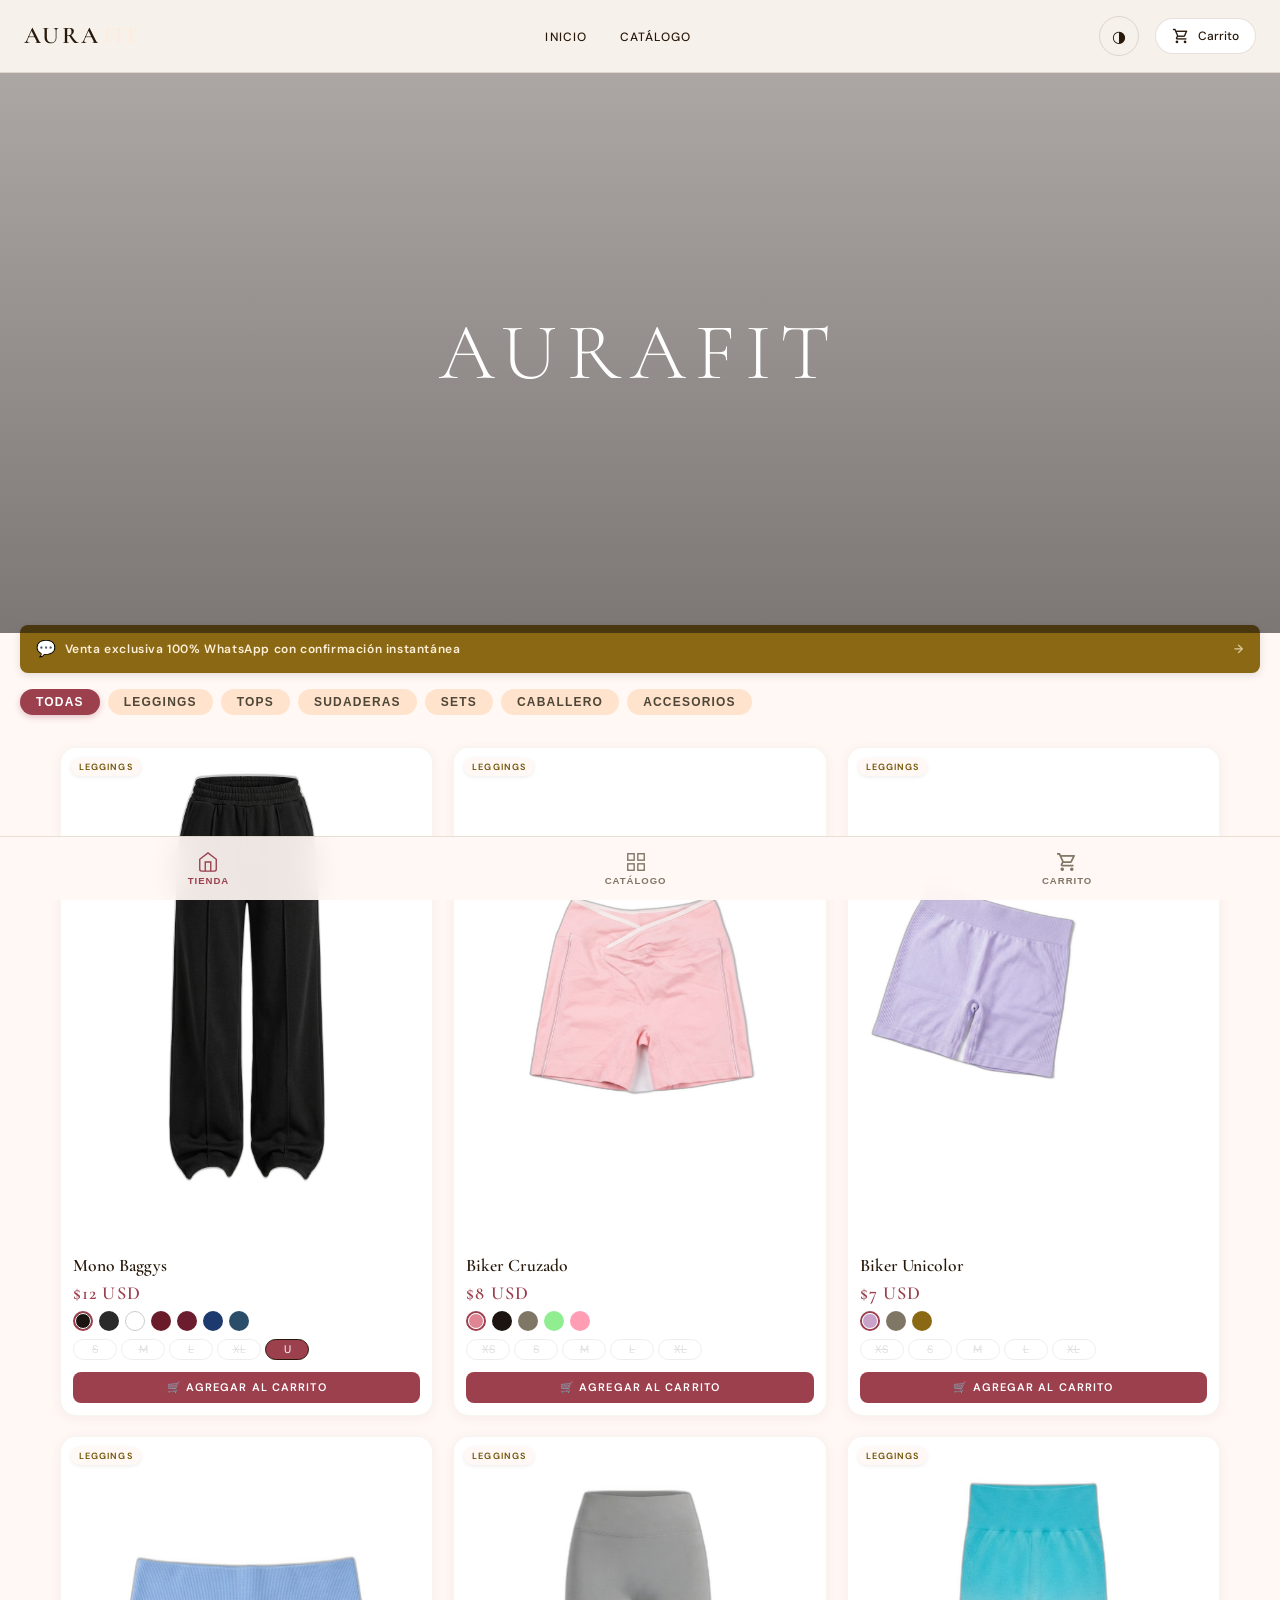
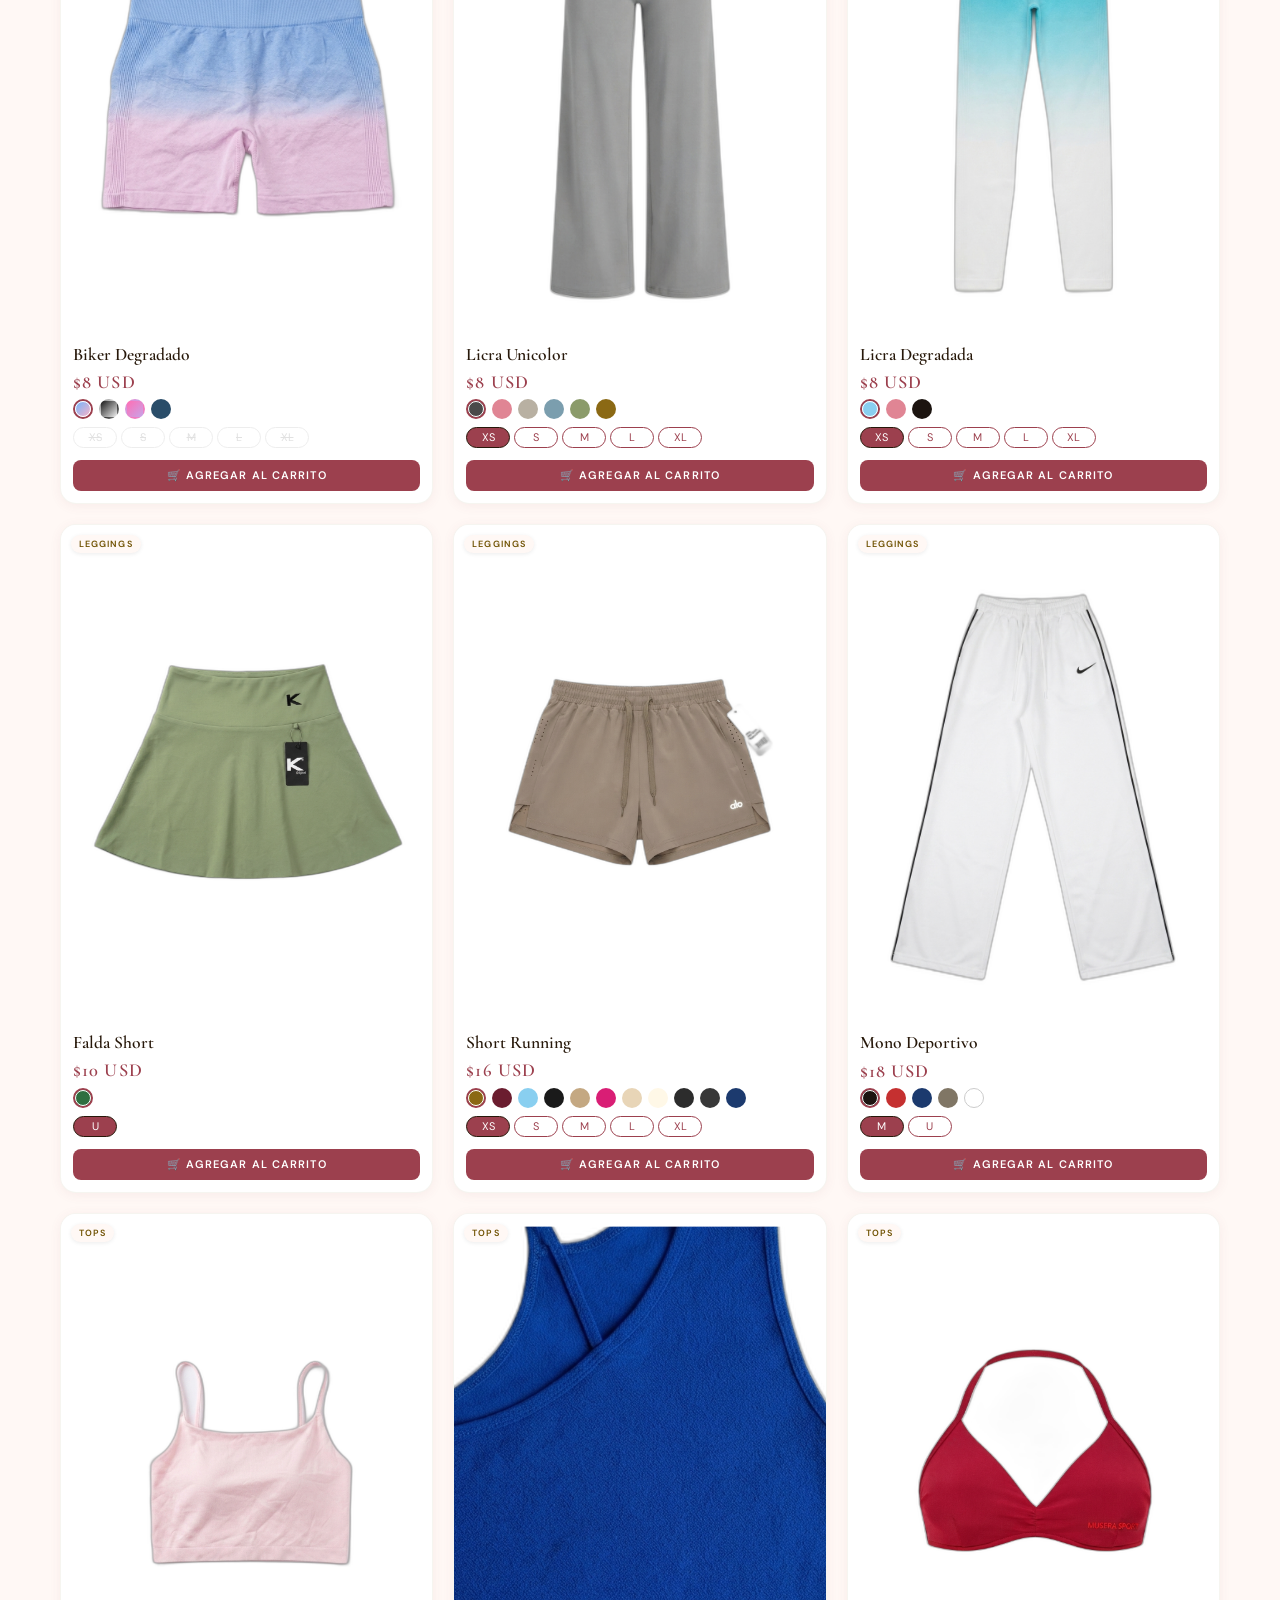
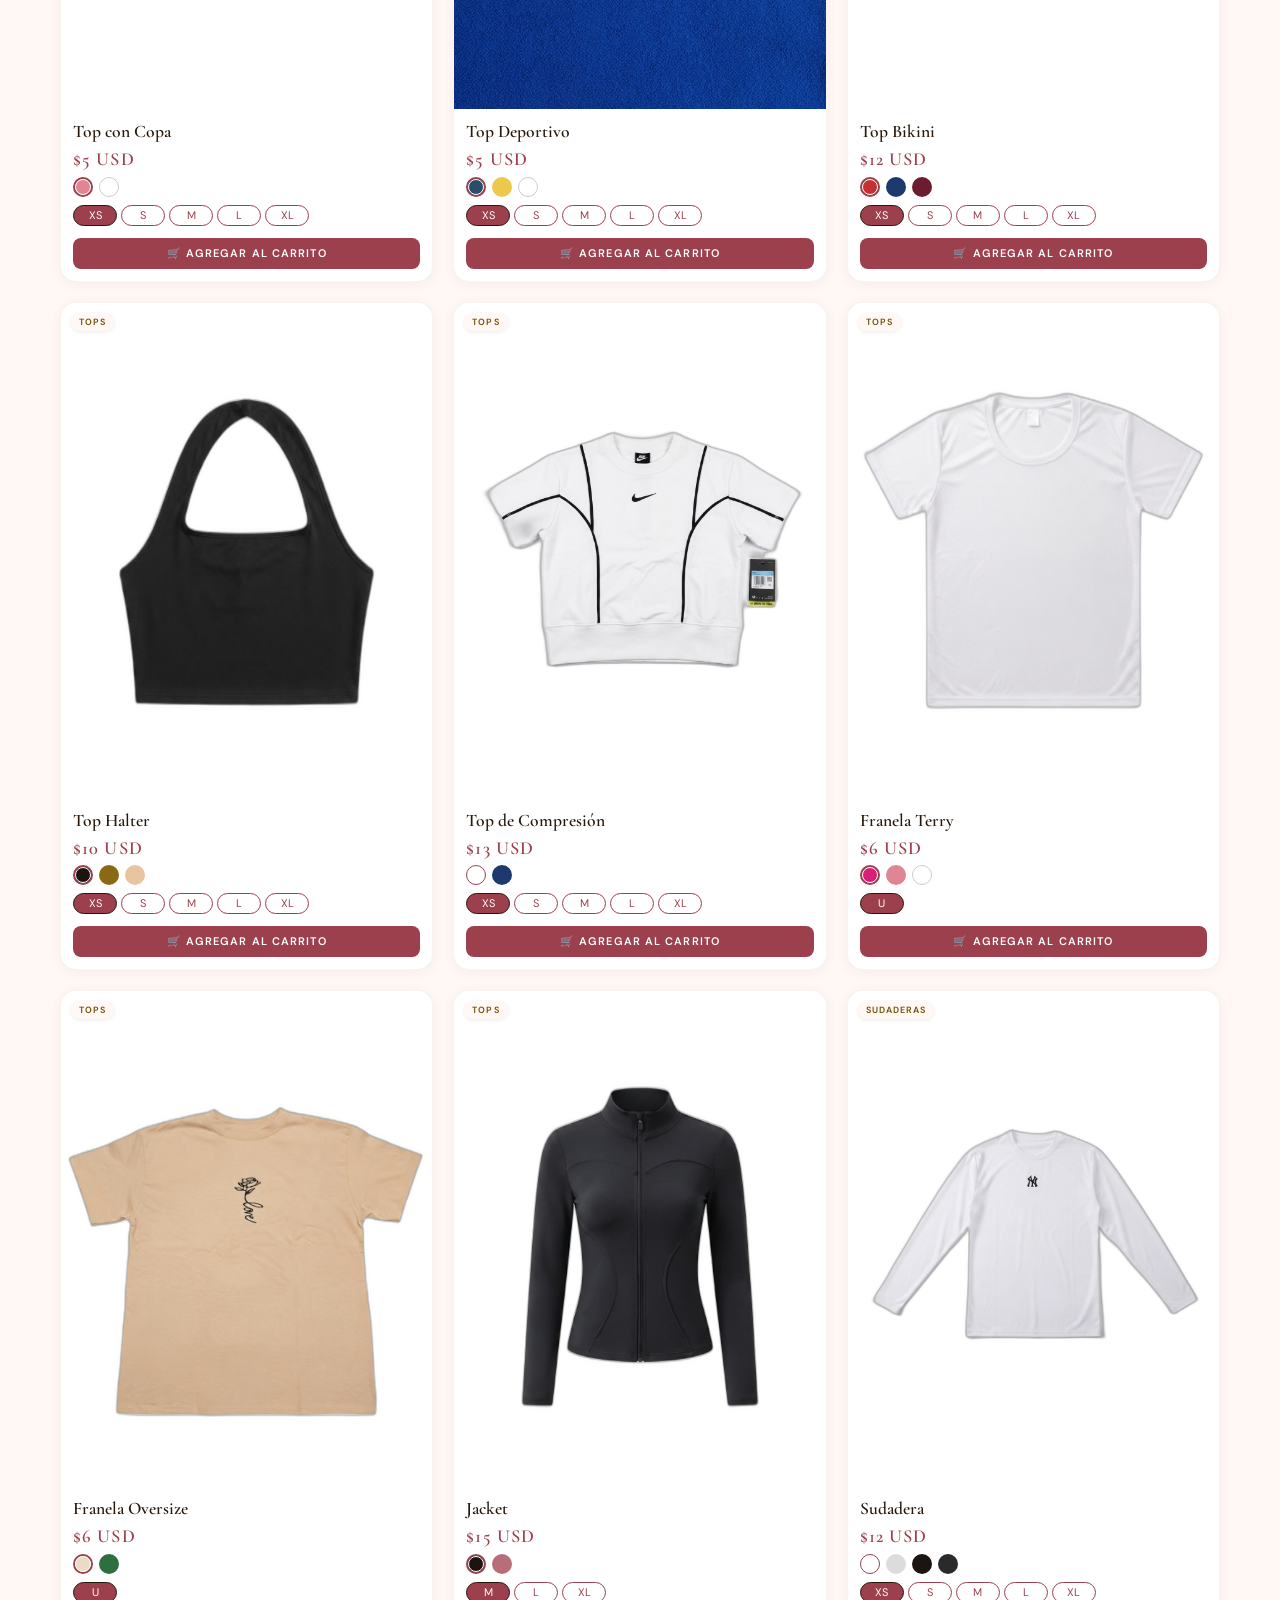
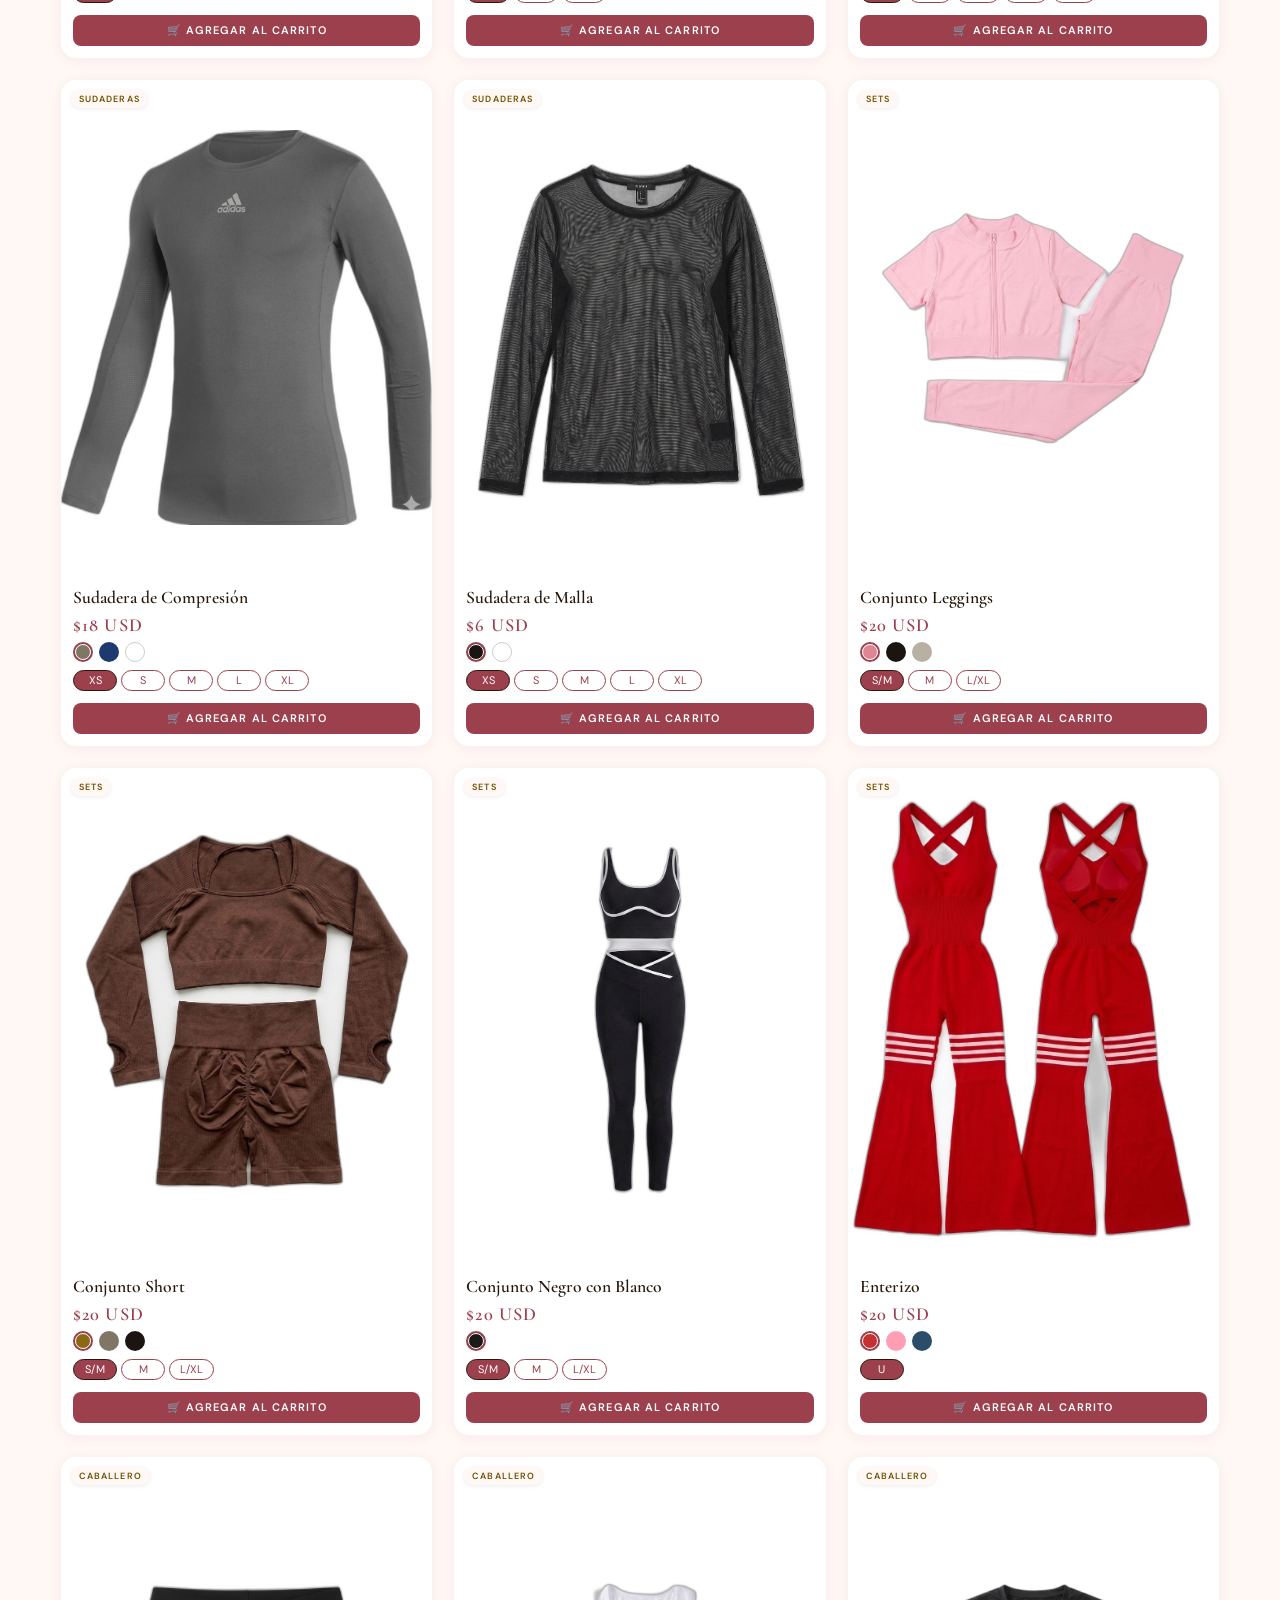
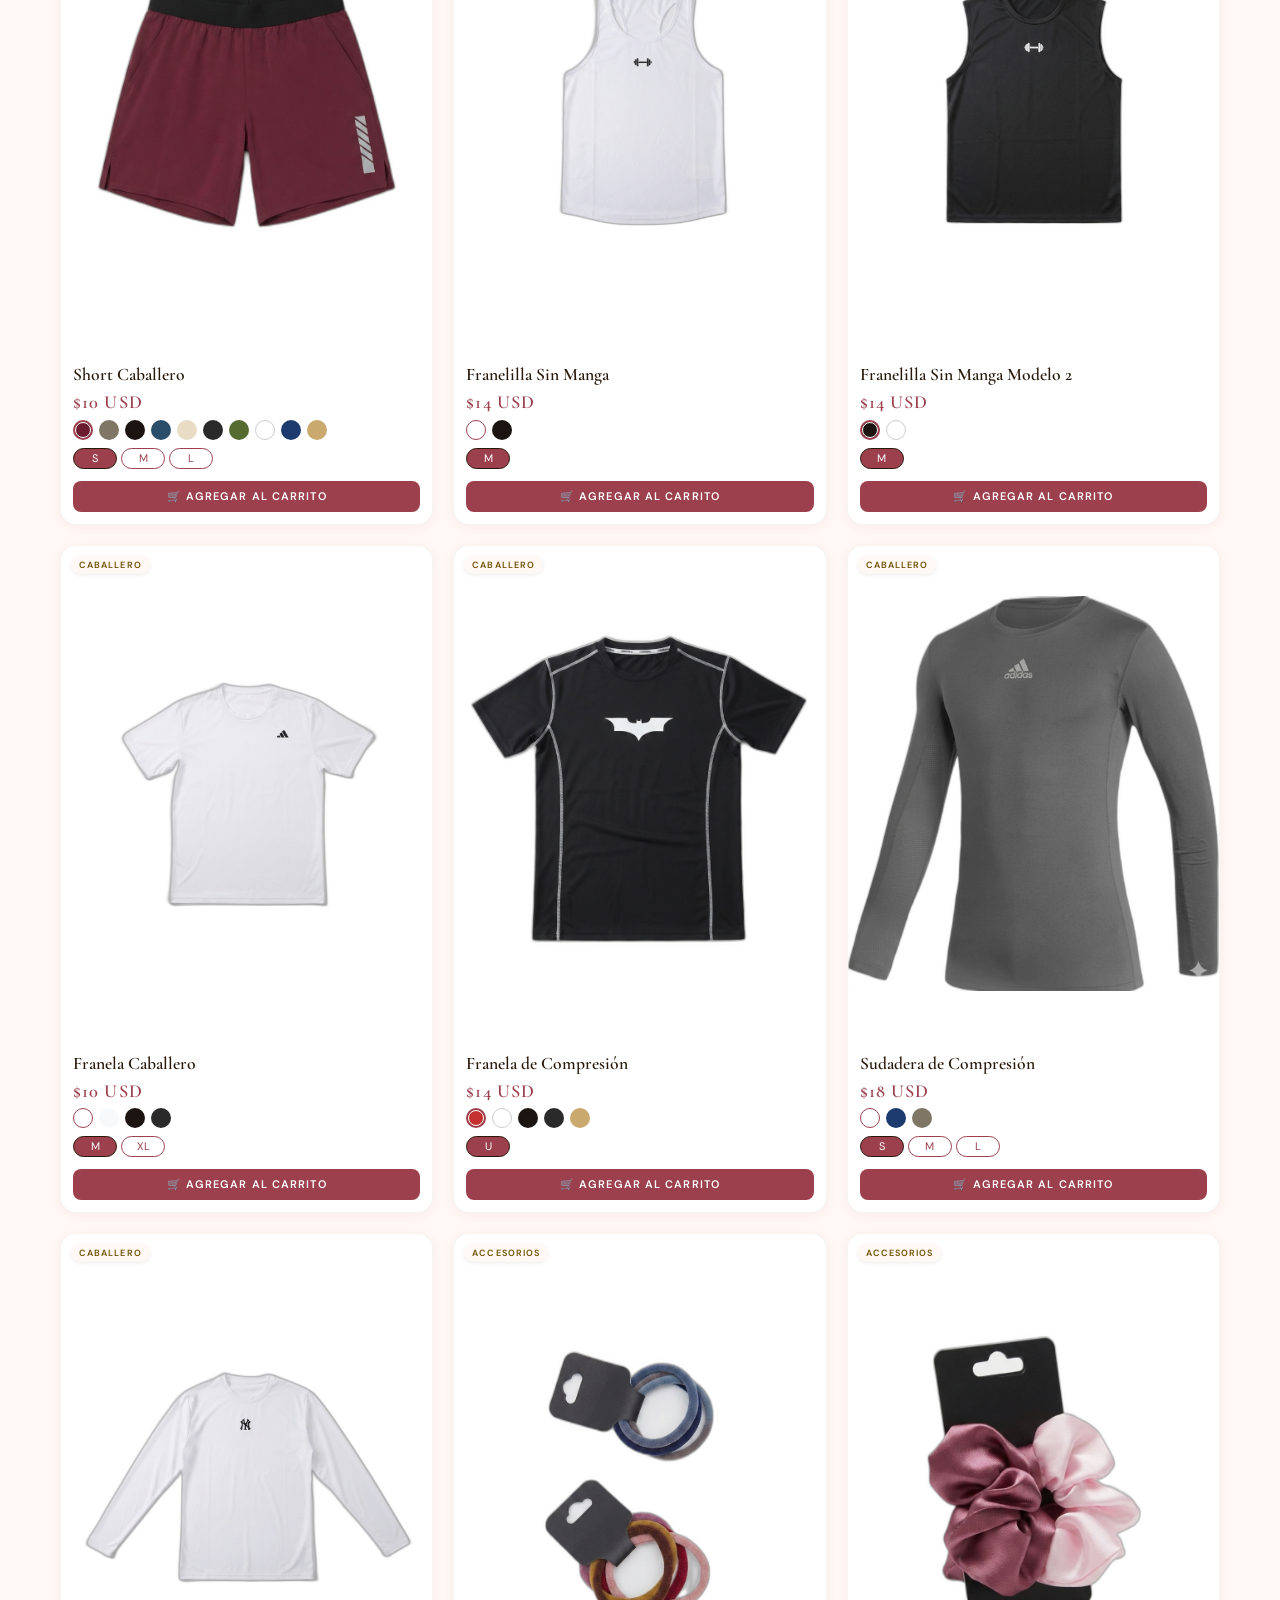
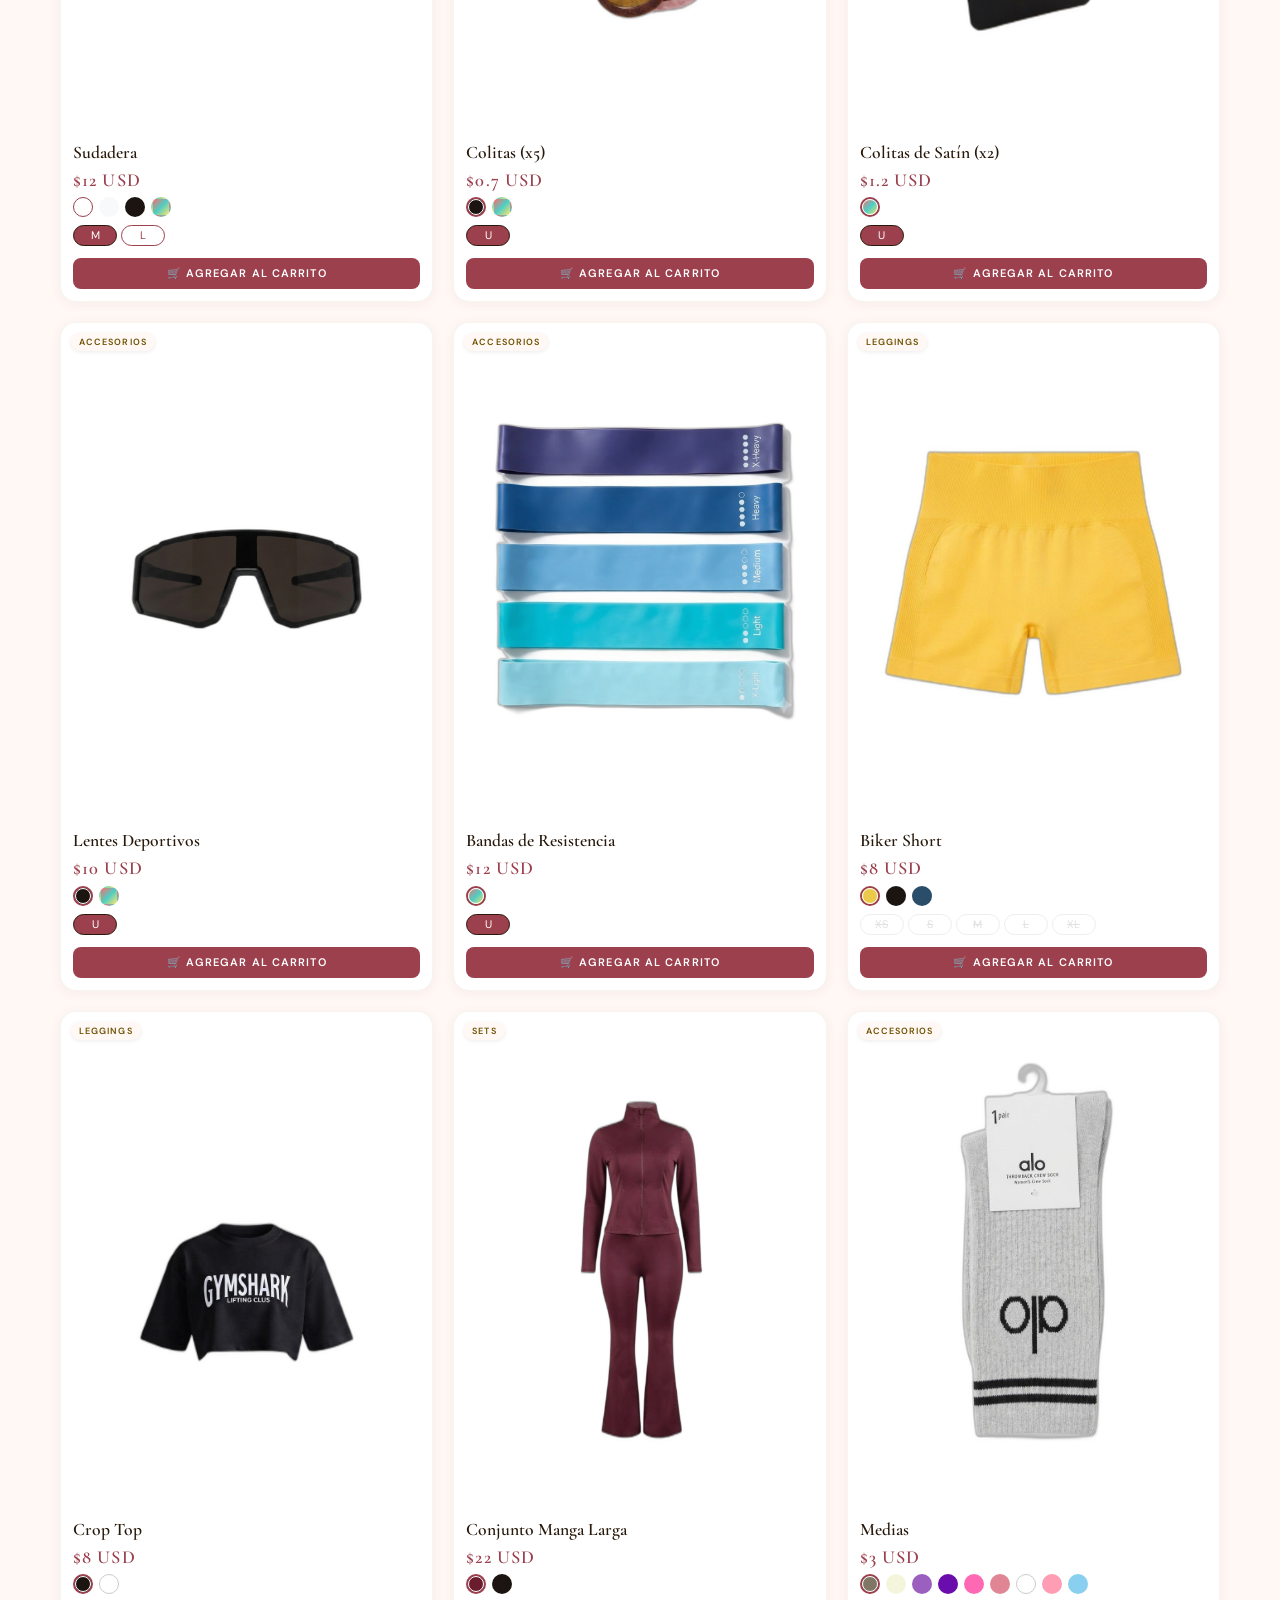
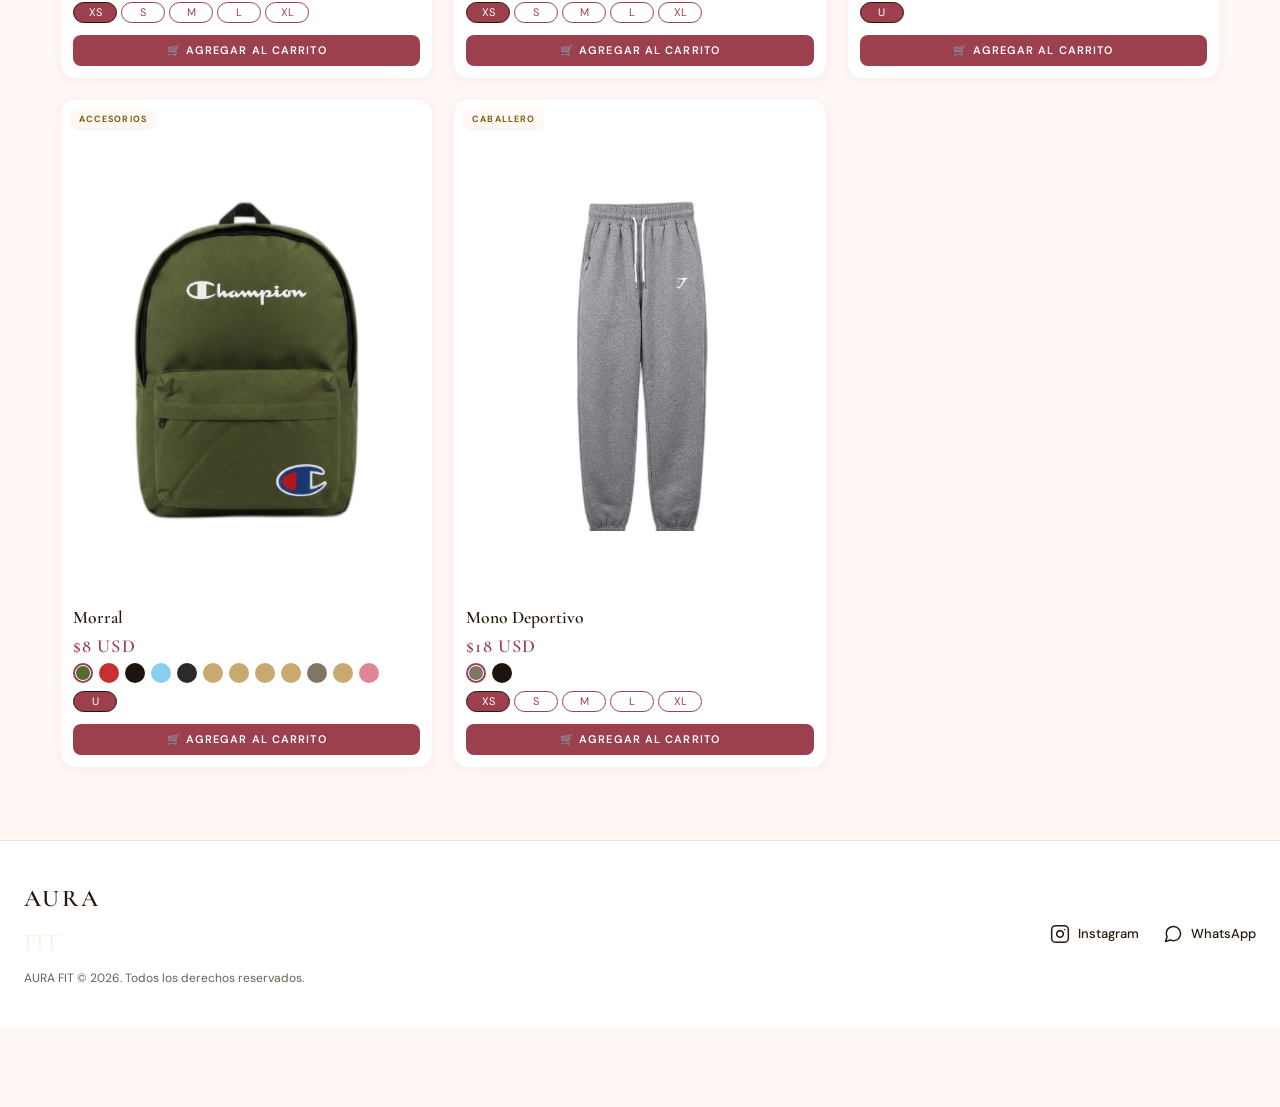
<file: index.html>
<!DOCTYPE html>
<html lang="es">
<head>
  <meta charset="UTF-8">
  <meta name="viewport" content="width=device-width, initial-scale=1.0">
  <title>AURA FIT | Actívate con Estilo</title>
  <meta name="description" content="Aura Fit - Ropa deportiva femenina diseñada para mujeres que no se detienen. Descubre nuestra nueva colección de tops, leggings, sets y accesorios.">

  <!-- Google Fonts -->
  <link rel="preconnect" href="https://fonts.googleapis.com">
  <link rel="preconnect" href="https://fonts.gstatic.com" crossorigin>
  <link href="https://fonts.googleapis.com/css2?family=Cormorant+Garamond:ital,wght@0,300;0,400;0,600;0,700;1,400&family=DM+Sans:ital,wght@0,300;0,400;0,500;0,700;1,400&display=swap" rel="stylesheet">
  <link rel="stylesheet" href="https://fonts.googleapis.com/css2?family=Material+Symbols+Outlined:opsz,wght,FILL,GRAD@20..48,100..700,0..1,-50..200" />

  <!-- CSS Stylesheets -->
  <link rel="stylesheet" href="css/tokens.css">
  <link rel="stylesheet" href="css/base.css">
  <link rel="stylesheet" href="css/components.css">
  <link rel="stylesheet" href="css/layout.css">

  <!-- Deferred Scripts -->
  <script src="js/products.js" defer></script>
  <script src="js/config.js" defer></script>
  <script src="js/inventory-seed.js" defer></script>
  <script src="js/db.js" defer></script>
  <script src="js/store.js" defer></script>
  <script src="js/cart.js" defer></script>
  <script src="js/admin.js" defer></script>
  <script src="js/dashboard.js" defer></script>
</head>
<body>

<div id="aura-splash">
  <div class="splash-inner">
    <h1 class="splash-title">AURA FIT</h1>
    <span class="splash-ornament">✦</span>
  </div>
</div>


  <!-- =========================================================================
       SCREEN 1: STORE
       ========================================================================= -->
  <section id="screen-store" class="screen active">
    <!-- Header -->
    <header class="store-header">
      <div class="header-container">
        <a href="#top" class="brand-logo" aria-label="Aura Fit Inicio">
          <span class="logo-aura">AURA</span><span class="logo-fit">FIT</span>
        </a>
        
        <nav class="store-nav" aria-label="Navegación principal">
          <ul class="nav-list">
            <li><a href="#top" class="nav-link">Inicio</a></li>
            <li><a href="#catalog" class="nav-link">Catálogo</a></li>
          </ul>
        </nav>

        <div class="header-actions">
          <button id="theme-toggle" class="icon-btn" aria-label="Cambiar tema" title="Modo Oscuro">
            <span class="theme-icon" aria-hidden="true">◑</span>
          </button>
          <button id="btn-cart" class="cart-btn" aria-label="Ver carrito" onclick="if(typeof goTo==='function')goTo('screen-cart')">
            <span class="material-symbols-outlined" style="font-size:18px;">shopping_cart</span>
            <span class="cart-text">Carrito</span>
            <span id="cart-badge" class="cart-badge">0</span>
          </button>
        </div>
      </div>
    </header>

    <!-- Hero Section -->
    <section class="store-hero">
      <div class="hero-slides">
        <div class="hero-slide active" style="background-image:url('https://images.unsplash.com/photo-1571019613454-1cb2f99b2d8b?w=1400&q=80')"></div>
        <div class="hero-slide" style="background-image:url('https://images.unsplash.com/photo-1518310383802-640c2de311b2?w=1400&q=80')"></div>
        <div class="hero-slide" style="background-image:url('https://images.unsplash.com/photo-1534258936925-c58bed479fcb?w=1400&q=80')"></div>
        <div class="hero-slide" style="background-image:url('https://images.unsplash.com/photo-1607962837359-5e7e89f86776?w=1400&q=80')"></div>
      </div>
      <div class="hero-overlay"></div>
      <div class="store-hero-inner">
        <h1 class="hero-title">AURAFIT</h1>
      </div>
    </section>

    <!-- WhatsApp Ribbon -->
    <div class="wa-ribbon">
      <span class="wa-ribbon-icon">💬</span>
      <span>Venta exclusiva 100% WhatsApp con confirmación instantánea</span>
      <span class="wa-ribbon-arrow">→</span>
    </div>

    <!-- Category Pills -->
    <div class="category-pills-wrap">
      <div class="category-pills" id="category-pills">
        <button class="pill pill-active" onclick="filterCategory('Todas')">Todas</button>
        <button class="pill" onclick="filterCategory('Leggings')">Leggings</button>
        <button class="pill" onclick="filterCategory('Tops')">Tops</button>
        <button class="pill" onclick="filterCategory('Sudaderas')">Sudaderas</button>
        <button class="pill" onclick="filterCategory('Sets')">Sets</button>
        <button class="pill" onclick="filterCategory('Caballero')">Caballero</button>
        <button class="pill" onclick="filterCategory('Accesorios')">Accesorios</button>
      </div>
    </div>

    <!-- Catalog Section -->
    <section id="catalog" class="catalog-section">
      <div class="catalog-container">
        <div id="products-grid" class="products-grid">
          <!-- Dynamically populated by store.js -->
        </div>
      </div>
    </section>

    <!-- Footer -->
    <footer class="store-footer">
      <div class="footer-container">
        <div class="footer-brand">
          <span class="logo-aura">AURA</span><span class="logo-fit">FIT</span>
          <p class="footer-copy">AURA FIT &copy; 2026. Todos los derechos reservados.</p>
        </div>
        <div class="footer-links">
          <a href="https://instagram.com/aurafit.mgta" target="_blank" rel="noopener noreferrer" class="social-link" aria-label="Instagram">
            <svg class="social-icon" width="20" height="20" viewBox="0 0 24 24" fill="none" stroke="currentColor" stroke-width="1.8" stroke-linecap="round" stroke-linejoin="round"><rect width="20" height="20" x="2" y="2" rx="5" ry="5"/><path d="M16 11.37A4 4 0 1 1 12.63 8 4 4 0 0 1 16 11.37z"/><line x1="17.5" x2="17.51" y1="6.5" y2="6.5"/></svg>
            <span>Instagram</span>
          </a>
          <a href="https://wa.me/" target="_blank" rel="noopener noreferrer" class="social-link" aria-label="WhatsApp">
            <svg class="social-icon" width="20" height="20" viewBox="0 0 24 24" fill="none" stroke="currentColor" stroke-width="1.8" stroke-linecap="round" stroke-linejoin="round"><path d="M21 11.5a8.38 8.38 0 0 1-.9 3.8 8.5 8.5 0 0 1-7.6 4.7 8.38 8.38 0 0 1-3.8-.9L3 21l1.9-5.7a8.38 8.38 0 0 1-.9-3.8 8.5 8.5 0 0 1 4.7-7.6 8.38 8.38 0 0 1 3.8-.9h.5a8.48 8.48 0 0 1 8 8v.5z"/></svg>
            <span>WhatsApp</span>
          </a>
        </div>
      </div>
    </footer>
  </section>

  <!-- =========================================================================
       SCREEN 2: CART
       ========================================================================= -->
  <section id="screen-cart" class="screen">
    <div class="cart-wrapper">

      <!-- Header badge -->
      <div class="cart-header-badge">
        <div class="cart-header-left">
          <span class="cart-live-dot"></span>
          <span class="cart-live-label">Tu Carrito</span>
        </div>
        <div class="cart-items-pill" id="cart-items-pill">
          🛒 <span id="cart-item-count">0</span> Piezas seleccionadas
        </div>
      </div>

      <!-- Title -->
      <div class="cart-title-block">
        <h1 class="cart-title">Tu Carrito</h1>
        <p class="cart-subtitle">Piezas reservadas bajo confirmación WhatsApp.</p>
      </div>

      <!-- Cart Items List -->
      <div class="cart-items-list" id="cart-items-list">
        <!-- Se llena dinámicamente con JS -->
        <div class="cart-empty" id="cart-empty">
          <span class="cart-empty-icon">🛒</span>
          <p>Tu carrito está vacío</p>
          <button onclick="showScreen('store')" class="btn-go-store">Ver colección</button>
        </div>
      </div>

      <!-- Order ID -->
      <div class="cart-order-id" id="cart-order-id-section" style="display:none">
        <div class="order-id-left">
          <div class="order-id-icon">🧾</div>
          <div>
            <p class="order-id-label">Reserva Oficial</p>
            <p class="order-id-value" id="order-id-display">ORD-...</p>
          </div>
        </div>
        <button class="btn-copy-order" onclick="copyOrderId()">Copiar</button>
      </div>

      <!-- Financial Summary -->
      <div class="cart-summary" id="cart-summary" style="display:none">
        <div class="summary-row">
          <span>Subtotal</span>
          <span id="cart-subtotal">$0 USD</span>
        </div>
        <!-- Selector de entrega -->
        <div id="delivery-selector" style="margin:1rem 0;">
          <p style="font-size:0.8rem;font-weight:600;color:#27180a;letter-spacing:0.08em;text-transform:uppercase;margin-bottom:0.75rem;">¿Cómo deseas recibir tu pedido?</p>
          <div style="display:flex;gap:0.75rem;flex-wrap:wrap;">
            <button type="button" id="btn-retiro" onclick="selectDelivery('retiro')" style="flex:1;min-width:120px;padding:0.65rem 1rem;border-radius:8px;border:2px solid #e4c285;background:#fff8f5;color:#27180a;font-size:0.85rem;font-weight:600;cursor:pointer;transition:all 0.2s;">
              🏪 Retiro en tienda
            </button>
            <button type="button" id="btn-envio" onclick="selectDelivery('envio')" style="flex:1;min-width:120px;padding:0.65rem 1rem;border-radius:8px;border:2px solid #e4c285;background:#fff8f5;color:#27180a;font-size:0.85rem;font-weight:600;cursor:pointer;transition:all 0.2s;">
              📦 Envío a domicilio
            </button>
          </div>
        </div>

        <!-- Panel de envío (oculto hasta que elijan envío) -->
        <div id="shipping-panel" style="display:none;margin-top:0.75rem;padding:1rem;background:#ffeada;border-radius:10px;border:1px solid rgba(111,81,0,0.15);">
          <p style="font-size:0.8rem;font-weight:600;color:#27180a;letter-spacing:0.08em;text-transform:uppercase;margin-bottom:0.75rem;">Elige tu agencia de envío</p>
          <div style="display:flex;gap:0.6rem;flex-wrap:wrap;">
            <label class="agency-opt" style="flex:1;min-width:80px;">
              <input type="radio" name="agency" value="Domesa" onchange="selectAgency('Domesa')" style="display:none;">
              <span id="agency-Domesa" style="display:block;text-align:center;padding:0.5rem;border-radius:6px;border:2px solid #e4c285;background:#fff8f5;color:#27180a;font-size:0.8rem;font-weight:600;cursor:pointer;">Domesa</span>
            </label>
            <label class="agency-opt" style="flex:1;min-width:80px;">
              <input type="radio" name="agency" value="MRW" onchange="selectAgency('MRW')" style="display:none;">
              <span id="agency-MRW" style="display:block;text-align:center;padding:0.5rem;border-radius:6px;border:2px solid #e4c285;background:#fff8f5;color:#27180a;font-size:0.8rem;font-weight:600;cursor:pointer;">MRW</span>
            </label>
            <label class="agency-opt" style="flex:1;min-width:80px;">
              <input type="radio" name="agency" value="Tealca" onchange="selectAgency('Tealca')" style="display:none;">
              <span id="agency-Tealca" style="display:block;text-align:center;padding:0.5rem;border-radius:6px;border:2px solid #e4c285;background:#fff8f5;color:#27180a;font-size:0.8rem;font-weight:600;cursor:pointer;">Tealca</span>
            </label>
          </div>
          <p style="margin-top:0.75rem;font-size:0.78rem;color:#6f5100;font-style:italic;">* El costo del envío se coordina por WhatsApp según tu ciudad.</p>
        </div>

        <!-- Resumen de entrega en el total -->
        <div style="display:flex;justify-content:space-between;align-items:center;padding:0.5rem 0;border-top:1px solid rgba(111,81,0,0.1);margin-top:0.5rem;">
          <span style="font-size:0.9rem;color:#6f5100;">Entrega</span>
          <span id="delivery-label" style="font-size:0.85rem;color:#9c404e;font-weight:600;">Por confirmar</span>
        </div>
        <div class="summary-divider"></div>
        <div class="summary-row summary-total">
          <span>Total Estimado</span>
          <div>
            <span class="summary-total-amount" id="cart-total">$0</span>
            <span class="summary-total-currency">USD</span>
          </div>
        </div>
      </div>

      <!-- Customer Form -->
      <div class="cart-form" id="cart-form" style="display:none">
        <div class="cart-form-header">
          👤 <h3 id="cart-form-title">Datos del Cliente</h3>
        </div>
        <div class="form-group">
          <label for="cust-name">Nombre Completo</label>
          <input type="text" id="cust-name" placeholder="Ej. María González" oninput="updateWhatsAppPreview()">
        </div>
        <div class="form-row">
          <div class="form-group">
            <label for="cust-city">Ciudad</label>
            <input type="text" id="cust-city" placeholder="Ej. Caracas" oninput="updateWhatsAppPreview()">
          </div>
          <div class="form-group">
            <label for="cust-phone">WhatsApp</label>
            <input type="tel" id="cust-phone" placeholder="+58 ...">
          </div>
        </div>
        <!-- Solo visible si eligen envío a domicilio -->
        <div id="address-fields" style="display:none;">
          <div class="form-group">
            <label for="cust-address">Dirección de Entrega</label>
            <input type="text" id="cust-address" placeholder="Calle, número, sector" oninput="updateWhatsAppPreview()">
          </div>
        </div>
        <div class="form-group">
          <label for="cust-notes">Notas Especiales</label>
          <textarea id="cust-notes" rows="2" placeholder="Empaque especial, instrucciones, etc." oninput="updateWhatsAppPreview()"></textarea>
        </div>
      </div>

      <!-- WhatsApp Preview -->
      <div class="wa-preview" id="wa-preview" style="display:none">
        <div class="wa-preview-header">
          <span>💬 Mensaje pre-generado para WhatsApp</span>
          <span class="wa-preview-badge">Listo</span>
        </div>
        <div class="wa-preview-box">
          <p id="whatsapp-preview-text" class="wa-preview-text"></p>
        </div>
      </div>

      <!-- CTA Button -->
      <div class="cart-cta" id="cart-cta" style="display:none">
        <button class="btn-whatsapp-checkout" onclick="sendOrderToWhatsApp()">
          <svg width="20" height="20" viewBox="0 0 24 24" fill="currentColor">
            <path d="M17.472 14.382c-.297-.149-1.758-.867-2.03-.967-.273-.099-.471-.148-.67.15-.197.297-.767.966-.94 1.164-.173.199-.347.223-.644.075-.297-.15-1.255-.463-2.39-1.475-.883-.788-1.48-1.761-1.653-2.059-.173-.297-.018-.458.13-.606.134-.133.298-.347.446-.52.149-.174.198-.298.298-.497.099-.198.05-.371-.025-.52-.075-.149-.669-1.612-.916-2.207-.242-.579-.487-.5-.669-.51-.173-.008-.371-.01-.57-.01-.198 0-.52.074-.792.372-.272.297-1.04 1.016-1.04 2.479 0 1.462 1.065 2.875 1.213 3.074.149.198 2.096 3.2 5.077 4.487.709.306 1.262.489 1.694.625.712.227 1.36.195 1.871.118.571-.085 1.758-.719 2.006-1.413.248-.694.248-1.289.173-1.413-.074-.124-.272-.198-.57-.347z"/><path d="M12 0C5.373 0 0 5.373 0 12c0 2.139.565 4.147 1.547 5.887L0 24l6.267-1.521C7.935 23.47 9.918 24 12 24c6.627 0 12-5.373 12-12S18.627 0 12 0zm0 22c-1.92 0-3.726-.5-5.29-1.375l-.368-.213-3.72.902.944-3.619-.235-.381C2.533 15.756 2 13.938 2 12 2 6.477 6.477 2 12 2s10 4.477 10 10-4.477 10-10 10z"/>
          </svg>
          Finalizar y Confirmar por WhatsApp
        </button>
        <p class="cart-cta-note">✅ Atención personalizada directa con AURA FIT</p>
      </div>

      <!-- Perks -->
      <div class="cart-perks" id="cart-perks" style="display:none">
        <div class="perk-card">
          <span class="perk-icon">🔄</span>
          <div>
            <p class="perk-title">Cambio de Talla</p>
            <p class="perk-desc">30 días sin costo</p>
          </div>
        </div>
        <div class="perk-card">
          <span class="perk-icon">🛡</span>
          <div>
            <p class="perk-title">Garantía SilkFlex™</p>
            <p class="perk-desc">Costuras alta resistencia</p>
          </div>
        </div>
      </div>

    </div>
  </section>

  <!-- =========================================================================
       MODALS
       ========================================================================= -->

  <!-- MODAL: PRODUCT (ADD / EDIT) -->
  <div id="modal-product" class="modal-overlay" role="dialog" aria-modal="true" aria-labelledby="modal-product-title" style="display: none;">
    <div class="modal-card modal-card-lg">
      <div class="modal-card-header">
        <h3 id="modal-product-title" class="modal-heading">Nuevo Producto</h3>
        <button type="button" class="modal-close-btn" aria-label="Cerrar modal" onclick="document.getElementById('modal-product').style.display = 'none';">&times;</button>
      </div>

      <form id="product-form" onsubmit="event.preventDefault(); saveProduct();">
        <div class="form-group">
          <label for="prod-name" class="label">Nombre del Producto</label>
          <input type="text" id="prod-name" name="name" class="input" placeholder="Ej. Legging Sculpt Seamless" required>
        </div>

        <div class="form-row">
          <div class="form-group col-half">
            <label for="prod-category" class="label">Categoría</label>
            <select id="prod-category" name="category" class="select" required>
              <option value="Tops">Tops</option>
              <option value="Leggings">Leggings</option>
              <option value="Sets">Sets</option>
              <option value="Accesorios">Accesorios</option>
            </select>
          </div>

          <div class="form-group col-quarter">
            <label for="prod-price" class="label">Precio USD ($)</label>
            <input type="number" id="prod-price" name="price" class="input" step="0.01" min="0" placeholder="0.00" required>
          </div>

          <div class="form-group col-quarter">
            <label for="prod-cost" class="label">Costo USD ($)</label>
            <input type="number" id="prod-cost" name="cost" class="input" step="0.01" min="0" placeholder="0.00">
          </div>
        </div>

        <div class="form-group">
          <label for="prod-description" class="label">Descripción</label>
          <textarea id="prod-description" name="description" class="input textarea" rows="3" placeholder="Describe los materiales, ajuste y características..."></textarea>
        </div>

        <div class="form-group">
          <label style="display:flex;align-items:center;gap:8px;cursor:pointer">
            <input type="checkbox" id="prod-verified"> Verificado
          </label>
        </div>

        <!-- Colors Section -->
        <div class="form-section">
          <div class="section-heading-row">
            <label class="label">Colores Disponibles</label>
            <button type="button" id="btn-add-color" class="btn-outline btn-sm">＋ Agregar Color</button>
          </div>
          <div id="colors-list" class="colors-list-container">
            <!-- Dynamic color items -->
          </div>
        </div>

        <!-- Sizes Section -->
        <div class="form-section">
          <label class="label">Tallas Disponibles</label>
          <div class="sizes-checkbox-grid">
            <label class="checkbox-label"><input type="checkbox" id="size-XS" name="sizes" value="XS"> <span>XS</span></label>
            <label class="checkbox-label"><input type="checkbox" id="size-S" name="sizes" value="S"> <span>S</span></label>
            <label class="checkbox-label"><input type="checkbox" id="size-M" name="sizes" value="M"> <span>M</span></label>
            <label class="checkbox-label"><input type="checkbox" id="size-L" name="sizes" value="L"> <span>L</span></label>
            <label class="checkbox-label"><input type="checkbox" id="size-XL" name="sizes" value="XL"> <span>XL</span></label>
            <label class="checkbox-label"><input type="checkbox" id="size-XXL" name="sizes" value="XXL"> <span>XXL</span></label>
            <label class="checkbox-label"><input type="checkbox" id="size-ÚNICO" name="sizes" value="ÚNICO"> <span>ÚNICO</span></label>
            <label class="checkbox-label"><input type="checkbox" id="size-T1" name="sizes" value="T1"> <span>T1</span></label>
            <label class="checkbox-label"><input type="checkbox" id="size-T2" name="sizes" value="T2"> <span>T2</span></label>
            <label class="checkbox-label"><input type="checkbox" id="size-T3" name="sizes" value="T3"> <span>T3</span></label>
          </div>
        </div>

        <!-- Stock Grid -->
        <div class="form-section">
          <label class="label">Inventario por Variante (Color / Talla)</label>
          <div id="stock-grid" class="stock-grid-container">
            <!-- Dynamically populated based on selected colors and sizes -->
          </div>
        </div>

        <!-- Actions -->
        <div class="modal-actions">
          <button type="button" id="btn-cancel-product" class="btn-ghost" onclick="document.getElementById('modal-product').style.display = 'none';">Cancelar</button>
          <button type="submit" id="btn-save-product" class="btn-primary">Guardar</button>
        </div>
      </form>
    </div>
  </div>


  <!-- Bottom Navigation Bar (mobile) -->
  <nav class="bottom-nav" id="bottom-nav">
    <button class="bottom-nav-item active" onclick="goTo('screen-store')" id="nav-store">
      <svg viewBox="0 0 24 24" fill="none" stroke="currentColor" stroke-width="1.5">
        <path d="M3 9l9-7 9 7v11a2 2 0 01-2 2H5a2 2 0 01-2-2z"/><polyline points="9 22 9 12 15 12 15 22"/>
      </svg>
      Tienda
    </button>
    <button class="bottom-nav-item" onclick="filterCategory('Todas'); goTo('screen-store')" id="nav-cats">
      <svg viewBox="0 0 24 24" fill="none" stroke="currentColor" stroke-width="1.5">
        <rect x="3" y="3" width="7" height="7"/><rect x="14" y="3" width="7" height="7"/><rect x="14" y="14" width="7" height="7"/><rect x="3" y="14" width="7" height="7"/>
      </svg>
      Catálogo
    </button>
    <button class="bottom-nav-item" onclick="renderCart(); goTo('screen-cart')" id="nav-cart">
      <span class="material-symbols-outlined">shopping_cart</span>
      CARRITO
      <span class="bottom-nav-badge" id="nav-cart-count">0</span>
    </button>
  </nav>

  <!-- Toast Notification Container -->
  <div id="toast" class="toast" role="alert" aria-live="polite"></div>

  <script>
    (function () {
      var splash = document.getElementById('aura-splash');
      if (!splash) return;
      // Oculta el splash a los 2s con fade de 0.7s
      setTimeout(function () {
        splash.classList.add('hide');
        // Lo elimina del DOM cuando termina la transición
        splash.addEventListener('transitionend', function () {
          splash.remove();
        }, { once: true });
      }, 2000);
    })();
  </script>

  <script>
    // Hero slideshow
    (function(){
      const slides = document.querySelectorAll('.hero-slide');
      let current = 0;
      if(!slides.length) return;
      setInterval(() => {
        slides[current].classList.remove('active');
        current = (current + 1) % slides.length;
        slides[current].classList.add('active');
      }, 4000);
    })();
  </script>

</body>
</html>
</file>
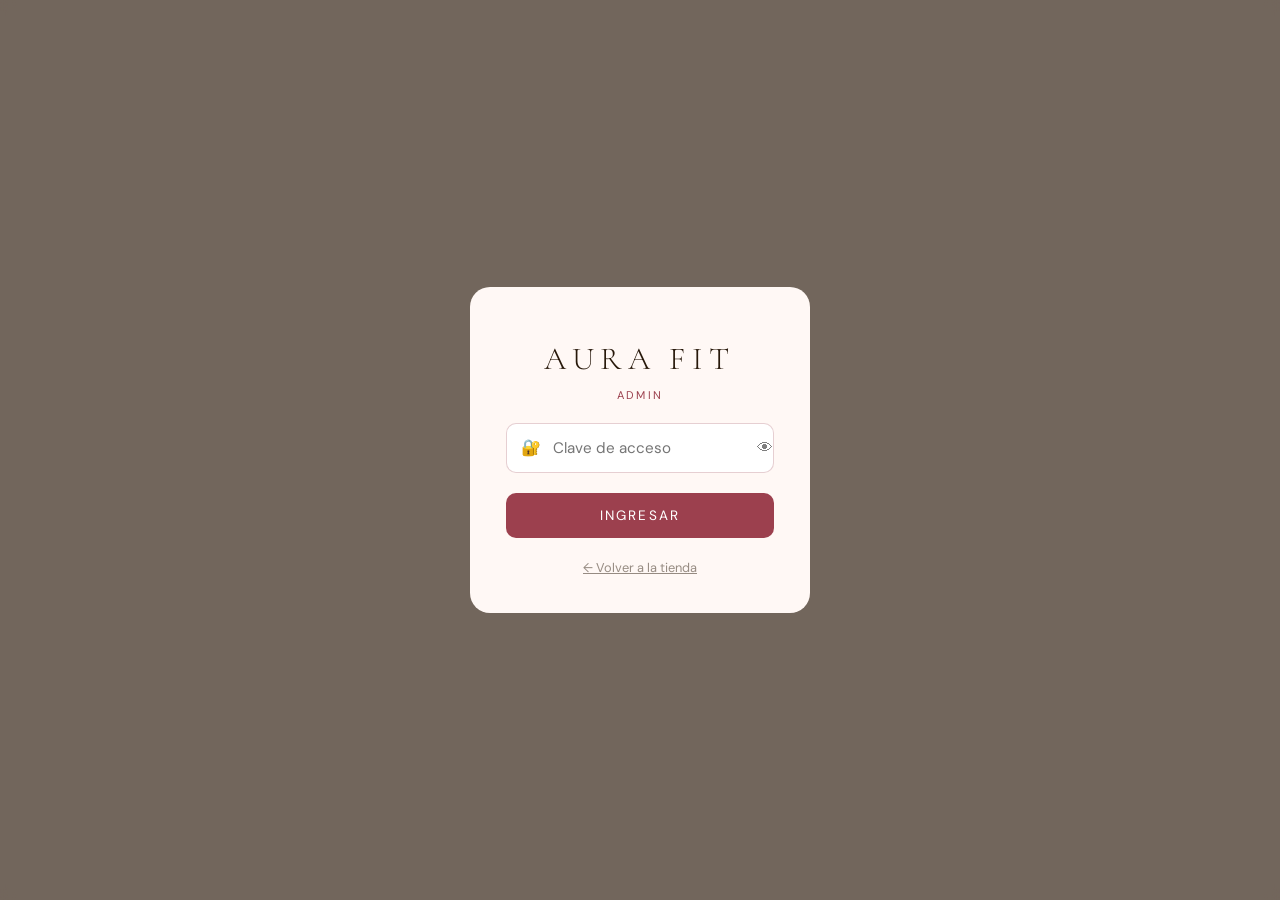
<file: admin.html>
<!DOCTYPE html>
<html lang="es">
<head>
  <meta charset="UTF-8">
  <meta name="viewport" content="width=device-width, initial-scale=1.0">
  <title>AURA FIT — Admin</title>

  <!-- Google Fonts -->
  <link rel="preconnect" href="https://fonts.googleapis.com">
  <link rel="preconnect" href="https://fonts.gstatic.com" crossorigin>
  <link href="https://fonts.googleapis.com/css2?family=Cormorant+Garamond:ital,wght@0,300;0,400;0,600;1,300&family=DM+Sans:wght@300;400;500;600&display=swap" rel="stylesheet">
  <link rel="stylesheet" href="https://fonts.googleapis.com/css2?family=Material+Symbols+Outlined:opsz,wght,FILL,GRAD@20..48,100..700,0..1,-50..200">

  <!-- CSS Stylesheets -->
  <link rel="stylesheet" href="css/tokens.css">
  <link rel="stylesheet" href="css/base.css">
  <link rel="stylesheet" href="css/components.css">
  <link rel="stylesheet" href="css/layout.css">
</head>
<body>

  <!-- LOGIN MODAL -->
  <div id="admin-login-modal" class="admin-modal-overlay" style="display:flex">
    <div class="admin-modal-card">
      <div class="admin-modal-title-block">
        <h2 class="admin-modal-title">AURA FIT</h2>
        <p class="admin-modal-subtitle">Admin</p>
      </div>
      <div class="admin-pin-input-wrap">
        <span class="admin-pin-lock-icon">🔐</span>
        <input type="password" id="admin-pin-display" class="admin-pin-input"
               autocomplete="off" placeholder="Clave de acceso">
        <button class="admin-pin-toggle" id="toggle-pin-visibility" onclick="togglePinVisibility()" type="button">👁</button>
      </div>
      <button class="admin-unlock-btn" onclick="submitAdminPin()" id="btn-unlock-panel">
        Ingresar
      </button>
      <p class="admin-pin-error" id="admin-pin-error" style="display:none">
        Clave incorrecta. Intenta de nuevo.
      </p>
      <a href="index.html" class="admin-modal-back">← Volver a la tienda</a>
    </div>
  </div>

  <!-- PANEL ADMIN (oculto hasta autenticar) -->
  <div id="screen-admin" class="screen" data-theme="light" style="display:none">
    <button id="admin-menu-toggle" class="btn-ghost" aria-label="Menú" style="background:var(--bg-card);border:1px solid var(--border);padding:10px 12px;border-radius:var(--radius)">☰</button>

    <!-- Admin Sidebar -->
    <aside class="admin-sidebar">
      <div class="admin-sidebar-header">
        <div class="brand-logo">
          <img src="img/logo.jpg" alt="AURA FIT" style="width:64px;height:64px;border-radius:50%;object-fit:cover;margin-bottom:4px;">
          <span class="logo-aura">AURA</span><span class="logo-fit">FIT</span>
        </div>
      </div>

      <nav class="admin-nav" role="navigation" aria-label="Menú administrador">
        <button id="nav-dashboard" class="admin-nav-item active">
          <span class="nav-item-icon"><svg width="18" height="18" viewBox="0 0 24 24" fill="none" stroke="currentColor" stroke-width="1.5" stroke-linecap="round" stroke-linejoin="round"><path d="M3 12l2-2m0 0l7-7 7 7M5 10v10a1 1 0 001 1h3m10-11l2 2m-2-2v10a1 1 0 01-1 1h-3m-6 0a1 1 0 001-1v-4a1 1 0 011-1h2a1 1 0 011 1v4a1 1 0 001 1m-6 0h6"/></svg></span>
          <span class="nav-item-text">Dashboard</span>
        </button>
        <button id="nav-products" class="admin-nav-item">
          <span class="nav-item-icon"><svg width="18" height="18" viewBox="0 0 24 24" fill="none" stroke="currentColor" stroke-width="1.5" stroke-linecap="round" stroke-linejoin="round"><path d="M20 7l-8-4-8 4m16 0l-8 4m8-4v10l-8 4m0-10L4 7m8 4v10M4 7v10l8 4"/></svg></span>
          <span class="nav-item-text">Productos</span>
        </button>
        <button id="nav-incomes" class="admin-nav-item">
          <span class="nav-item-icon"><svg width="18" height="18" viewBox="0 0 24 24" fill="none" stroke="currentColor" stroke-width="1.5" stroke-linecap="round" stroke-linejoin="round"><path d="M12 8c-1.657 0-3 .895-3 2s1.343 2 3 2 3 .895 3 2-1.343 2-3 2m0-8c1.11 0 2.08.402 2.599 1M12 8V7m0 1v8m0 0v1m0-1c-1.11 0-2.08-.402-2.599-1M21 12a9 9 0 11-18 0 9 9 0 0118 0z"/></svg></span>
          <span class="nav-item-text">Ingresos</span>
        </button>
        <button id="nav-sales" class="admin-nav-item">
          <span class="nav-item-icon"><svg width="18" height="18" viewBox="0 0 24 24" fill="none" stroke="currentColor" stroke-width="1.5" stroke-linecap="round" stroke-linejoin="round"><path d="M9 19v-6a2 2 0 00-2-2H5a2 2 0 00-2 2v6a2 2 0 002 2h2a2 2 0 002-2zm0 0V9a2 2 0 012-2h2a2 2 0 012 2v10m-6 0a2 2 0 002 2h2a2 2 0 002-2m0 0V5a2 2 0 012-2h2a2 2 0 012 2v14a2 2 0 01-2 2h-2a2 2 0 01-2-2z"/></svg></span>
          <span class="nav-item-text">Ventas</span>
        </button>
        <button id="nav-outofstock" class="admin-nav-item">
          <span class="nav-item-icon"><svg width="18" height="18" viewBox="0 0 24 24" fill="none" stroke="currentColor" stroke-width="1.5" stroke-linecap="round" stroke-linejoin="round"><path d="M12 9v2m0 4h.01m-6.938 4h13.856c1.54 0 2.502-1.667 1.732-3L13.732 4c-.77-1.333-2.694-1.333-3.464 0L3.34 16c-.77 1.333.192 3 1.732 3z"/></svg></span>
          <span class="nav-item-text">Sin Stock</span>
        </button>
        <button id="nav-logout" class="admin-nav-item logout-item" onclick="window.location.href='index.html'">
          <span class="nav-item-icon"><svg width="18" height="18" viewBox="0 0 24 24" fill="none" stroke="currentColor" stroke-width="1.5" stroke-linecap="round" stroke-linejoin="round"><path d="M17 16l4-4m0 0l-4-4m4 4H7m6 4v1a3 3 0 01-3 3H6a3 3 0 01-3-3V7a3 3 0 013-3h4a3 3 0 013 3v1"/></svg></span>
          <span class="nav-item-text">Cerrar Sesión</span>
        </button>
      </nav>
    </aside>

    <!-- Admin Main Content Area -->
    <main id="admin-content" class="admin-main">
      <!-- 1. STRIP DE ESTADO -->
      <div class="admin-status-strip">
        <div class="admin-status-top">
          <div class="admin-status-online">
            <span class="admin-pulse-dot"></span>
            <span>En Línea</span>
          </div>
          <div class="admin-status-pill">
            <span class="material-symbols-outlined" style="font-size:14px;">verified_user</span>
            <span>Autenticado</span>
          </div>
        </div>
        <div class="admin-status-bottom">
          <h2 class="admin-status-title">AURA FIT — Panel Administrativo</h2>
          <p class="admin-status-date">
            <span class="material-symbols-outlined" style="font-size:16px;">calendar_today</span>
            <span id="admin-current-date">Lunes, 28 de Octubre 2024</span>
          </p>
        </div>
      </div>

      <!-- 2. ACCIONES RÁPIDAS -->
      <div class="admin-quick-actions">
        <button class="quick-action-btn primary" onclick="loadPanel('sales')">
          <span class="material-symbols-outlined" style="font-size:18px;">add_circle</span>
          <span>+ Registrar Venta Manual</span>
        </button>
        <button class="quick-action-btn secondary" onclick="loadPanel('incomes')">
          <span class="material-symbols-outlined" style="font-size:18px;">add_box</span>
          <span>+ Registrar Ingreso</span>
        </button>
        <button class="quick-action-btn secondary" onclick="exportSalesCSV()">
          <span class="material-symbols-outlined" style="font-size:18px;">download</span>
          <span>Exportar CSV</span>
        </button>
        <button class="quick-action-btn secondary" onclick="if(typeof showToast==='function')showToast('Configuración del Atelier ✨')">
          <span class="material-symbols-outlined" style="font-size:18px;">settings</span>
          <span>Configuración</span>
        </button>
      </div>

      <!-- 3. GRID 2×2 DE KPI CARDS -->
      <div class="admin-kpi-grid">
        <!-- Card 1 — Ingresos Totales -->
        <div class="kpi-card">
          <div class="kpi-card-header">
            <span class="kpi-card-label">INGRESOS TOTALES</span>
            <span class="material-symbols-outlined kpi-card-icon">payments</span>
          </div>
          <div class="kpi-card-value">$24,850</div>
          <div class="kpi-card-sub">USD • Mes en curso</div>
          <div class="kpi-card-pill kpi-pill-champagne">
            <span class="material-symbols-outlined" style="font-size:14px;">trending_up</span>
            <span>+18.4%</span>
          </div>
        </div>

        <!-- Card 2 — Margen Bruto -->
        <div class="kpi-card">
          <div class="kpi-card-header">
            <span class="kpi-card-label">MARGEN BRUTO</span>
            <span class="material-symbols-outlined kpi-card-icon">pie_chart</span>
          </div>
          <div class="kpi-card-value">68.2%</div>
          <div class="kpi-card-sub">Rentabilidad Neta</div>
          <div class="kpi-card-pill kpi-pill-gold">
            <span class="material-symbols-outlined" style="font-size:14px;">check_circle</span>
            <span>Saludable</span>
          </div>
        </div>

        <!-- Card 3 — Prendas -->
        <div class="kpi-card">
          <div class="kpi-card-header">
            <span class="kpi-card-label">PRENDAS</span>
            <span class="material-symbols-outlined kpi-card-icon">styler</span>
          </div>
          <div class="kpi-card-value">312</div>
          <div class="kpi-card-sub">Unidades atelier</div>
          <div class="kpi-card-pill kpi-pill-brown">
            <span class="material-symbols-outlined" style="font-size:14px;">north_east</span>
            <span>+9.1%</span>
          </div>
        </div>

        <!-- Card 4 — Alerta de Stock -->
        <div class="kpi-card kpi-card-alert">
          <div class="kpi-card-header">
            <span class="kpi-card-label">SIN STOCK / ALERTA</span>
            <span class="material-symbols-outlined kpi-card-icon">warning</span>
          </div>
          <div class="kpi-card-value">2</div>
          <div class="kpi-card-sub">Variantes críticas</div>
          <button class="kpi-card-pill" onclick="loadPanel('outofstock')">
            <span>Reordenar</span>
          </button>
        </div>
      </div>

      <!-- 4. SECCIÓN GRÁFICO SVG — Rendimiento Semestral / Ventas Mensuales -->
      <div class="admin-chart-card">
        <div class="admin-chart-header">
          <div class="admin-chart-titles">
            <span class="admin-chart-label">RENDIMIENTO SEMESTRAL</span>
            <h3 class="admin-chart-title">Ventas Mensuales</h3>
          </div>
          <div class="admin-chart-chip">Mayo — Octubre</div>
        </div>
        <div class="admin-chart-svg-wrap">
          <svg viewBox="0 0 340 180" xmlns="http://www.w3.org/2000/svg" style="width:100%;height:auto;overflow:visible">
            <defs>
              <linearGradient id="barGoldGrad" x1="0" x2="0" y1="0" y2="1">
                <stop offset="0%" stop-color="#ecc165"/>
                <stop offset="100%" stop-color="#8b6914"/>
              </linearGradient>
              <linearGradient id="trendGlow" x1="0" x2="1" y1="0" y2="0">
                <stop offset="0%" stop-color="#9c404e" stop-opacity="0.2"/>
                <stop offset="100%" stop-color="#9c404e" stop-opacity="0.9"/>
              </linearGradient>
            </defs>
            <line stroke="#d1c5b2" stroke-dasharray="3 3" stroke-opacity="0.35" x1="10" x2="330" y1="30" y2="30"/>
            <line stroke="#d1c5b2" stroke-dasharray="3 3" stroke-opacity="0.35" x1="10" x2="330" y1="75" y2="75"/>
            <line stroke="#d1c5b2" stroke-dasharray="3 3" stroke-opacity="0.35" x1="10" x2="330" y1="120" y2="120"/>
            <line stroke="#807665" stroke-opacity="0.25" x1="10" x2="330" y1="150" y2="150"/>
            <rect fill="url(#barGoldGrad)" height="60" opacity="0.8" rx="4" width="22" x="25" y="90"/>
            <text fill="#807665" font-family="DM Sans" font-size="9" text-anchor="middle" x="36" y="166">MAY</text>
            <text fill="#27180a" font-family="DM Sans" font-size="8" font-weight="600" text-anchor="middle" x="36" y="82">$14k</text>
            <rect fill="url(#barGoldGrad)" height="72" opacity="0.85" rx="4" width="22" x="75" y="78"/>
            <text fill="#807665" font-family="DM Sans" font-size="9" text-anchor="middle" x="86" y="166">JUN</text>
            <text fill="#27180a" font-family="DM Sans" font-size="8" font-weight="600" text-anchor="middle" x="86" y="70">$16.2k</text>
            <rect fill="url(#barGoldGrad)" height="85" opacity="0.9" rx="4" width="22" x="125" y="65"/>
            <text fill="#807665" font-family="DM Sans" font-size="9" text-anchor="middle" x="136" y="166">JUL</text>
            <text fill="#27180a" font-family="DM Sans" font-size="8" font-weight="600" text-anchor="middle" x="136" y="57">$18.9k</text>
            <rect fill="url(#barGoldGrad)" height="95" opacity="0.9" rx="4" width="22" x="175" y="55"/>
            <text fill="#807665" font-family="DM Sans" font-size="9" text-anchor="middle" x="186" y="166">AGO</text>
            <text fill="#27180a" font-family="DM Sans" font-size="8" font-weight="600" text-anchor="middle" x="186" y="47">$20.5k</text>
            <rect fill="url(#barGoldGrad)" height="102" opacity="0.95" rx="4" width="22" x="225" y="48"/>
            <text fill="#807665" font-family="DM Sans" font-size="9" text-anchor="middle" x="236" y="166">SEP</text>
            <text fill="#27180a" font-family="DM Sans" font-size="8" font-weight="600" text-anchor="middle" x="236" y="40">$22.1k</text>
            <rect fill="url(#barGoldGrad)" height="116" rx="4" width="22" x="275" y="34"/>
            <text fill="#6f5100" font-family="DM Sans" font-size="9" font-weight="700" text-anchor="middle" x="286" y="166">OCT</text>
            <text fill="#9c404e" font-family="DM Sans" font-size="9" font-weight="700" text-anchor="middle" x="286" y="24">$24.8k</text>
            <path d="M 36 88 Q 86 76 136 62 T 236 44 T 286 28" fill="none" stroke="url(#trendGlow)" stroke-linecap="round" stroke-width="2.5"/>
            <circle cx="286" cy="28" fill="#9c404e" r="4" stroke="#fff8f5" stroke-width="1.5"/>
          </svg>
        </div>
        <div class="admin-trend-note">
          <div class="admin-trend-left">
            <span class="material-symbols-outlined admin-trend-icon">auto_graph</span>
            <span>Proyección cierre Q4: Superando meta en +12%</span>
          </div>
          <span class="admin-trend-badge">SÓLIDO</span>
        </div>
      </div>

      <!-- 5. FEED DE PEDIDOS RECIENTES -->
      <div class="admin-orders-feed-section">
        <div class="admin-orders-feed-header">
          <div>
            <span class="admin-feed-label">CANAL EXCLUSIVO</span>
            <h3 class="admin-feed-title">Pedidos WhatsApp Concierge</h3>
          </div>
          <button class="admin-feed-view-all" onclick="loadPanel('sales')">Ver Todos ›</button>
        </div>

        <!-- Item 1 -->
        <div class="order-feed-item">
          <div class="order-feed-thumb">
            <span class="material-symbols-outlined">checkroom</span>
          </div>
          <div class="order-feed-info">
            <div class="order-feed-header-line">
              <span class="order-feed-id">ORD-20241028-9412</span>
              <span class="order-feed-dot">•</span>
              <span class="order-feed-badge order-badge-pending">Pendiente de Envío</span>
            </div>
            <p class="order-feed-desc">Legging Escultor Seda • Talla M • $185</p>
          </div>
          <div class="order-feed-right">
            <span class="order-feed-time">11:42 AM</span>
            <button class="order-feed-action-btn" title="Atender por WhatsApp" onclick="if(typeof showToast==='function')showToast('Abriendo conversación WhatsApp Concierge...')">
              <span class="material-symbols-outlined" style="font-size:16px;">send</span>
            </button>
          </div>
        </div>

        <!-- Item 2 -->
        <div class="order-feed-item">
          <div class="order-feed-thumb">
            <span class="material-symbols-outlined">shopping_bag</span>
          </div>
          <div class="order-feed-info">
            <div class="order-feed-header-line">
              <span class="order-feed-id">ORD-20241028-8801</span>
              <span class="order-feed-dot">•</span>
              <span class="order-feed-badge order-badge-confirmed">Confirmado</span>
            </div>
            <p class="order-feed-desc">Set Deportivo Café • Talla S • $210</p>
          </div>
          <div class="order-feed-right">
            <span class="order-feed-time">09:15 AM</span>
            <button class="order-feed-action-btn" title="Atender por WhatsApp" onclick="if(typeof showToast==='function')showToast('Abriendo conversación WhatsApp Concierge...')">
              <span class="material-symbols-outlined" style="font-size:16px;">send</span>
            </button>
          </div>
        </div>
      </div>

      <!-- SECCIÓN INVENTARIO & MATRIZ DE STOCK -->
      <section class="inv-section" id="inv-section">
        <!-- 1. STRIP DE ACCESO VERIFICADO -->
        <div class="inv-access-strip">
          <div class="inv-access-left">
            <span class="material-symbols-outlined inv-access-icon">verified_user</span>
            <span>Acceso seguro verificado ✓</span>
          </div>
          <span class="inv-live-pill">EN VIVO</span>
        </div>

        <!-- 2. TÍTULO DE SECCIÓN -->
        <div class="inv-section-header">
          <h2 class="inv-title">Inventario & Matriz</h2>
          <p class="inv-subtitle">Control de Existencias por Color y Talla & Gestión de Catálogo</p>
        </div>

        <!-- 3. MINI KPIs BENTO (3 columnas) -->
        <div class="inv-kpi-bento">
          <!-- Mini KPI 1 -->
          <div class="inv-kpi-mini">
            <span class="inv-kpi-label" style="color:#6a5220;">UNIDADES</span>
            <div class="inv-kpi-value">95</div>
            <div class="inv-kpi-sub" style="color:var(--brown);">
              <span class="material-symbols-outlined">check_circle</span>
              <span>6 Lotes</span>
            </div>
          </div>

          <!-- Mini KPI 2 -->
          <div class="inv-kpi-mini">
            <span class="inv-kpi-label" style="color:var(--wine);">BAJO STOCK</span>
            <div class="inv-kpi-value" style="color:var(--wine);">2</div>
            <div class="inv-kpi-sub" style="color:var(--wine);">
              <span class="material-symbols-outlined">warning</span>
              <span>Crítico</span>
            </div>
          </div>

          <!-- Mini KPI 3 -->
          <div class="inv-kpi-mini">
            <span class="inv-kpi-label" style="color:var(--brown);">ÓPTIMOS</span>
            <div class="inv-kpi-value">3</div>
            <div class="inv-kpi-sub" style="color:#6a5220;">
              <span class="material-symbols-outlined">spa</span>
              <span>Estable</span>
            </div>
          </div>
        </div>

        <!-- 4. CONTROLES DE FILTRO + ACCIONES -->
        <div class="inv-controls-wrap">
          <div class="inv-filter-track">
            <button type="button" class="inv-filter-tab inv-filter-tab-active" data-filter="all">Todos los productos</button>
            <button type="button" class="inv-filter-tab" data-filter="low">Bajo stock (&lt; 3)</button>
            <button type="button" class="inv-filter-tab" data-filter="out">Agotados</button>
          </div>

          <div class="inv-actions-row">
            <button type="button" class="inv-btn-primary" id="inv-add-btn">
              <span class="material-symbols-outlined">add_circle</span>
              <span>+ Agregar Nuevo</span>
            </button>
            <button type="button" class="inv-btn-secondary" id="inv-export-btn">
              <span class="material-symbols-outlined" style="color:var(--brown)">file_download</span>
              <span>Exportar Reporte CSV</span>
            </button>
          </div>
        </div>

        <!-- 5. TABLA MATRIZ DE EXISTENCIAS -->
        <div class="inv-matrix-card">
          <div class="inv-matrix-header-strip">
            <div class="inv-matrix-header-left">
              <span class="material-symbols-outlined">grid_view</span>
              <span>MATRIZ DE EXISTENCIAS</span>
            </div>
            <span class="inv-matrix-header-right">Desliza para ver tallas →</span>
          </div>

          <div class="inv-table-wrap">
            <table class="inv-table">
              <thead>
                <tr>
                  <th>Producto</th>
                  <th>Color</th>
                  <th>XS</th>
                  <th>S</th>
                  <th>M</th>
                  <th>L</th>
                  <th>XL</th>
                  <th>Total</th>
                  <th>Estado/Alerta</th>
                </tr>
              </thead>
              <tbody>
                <!-- Fila 1 -->
                <tr class="inv-stock-row" data-status="optimal" data-name="Legging Sculpt Pro" data-color="Negro Obsidiana" data-total="25">
                  <td>Legging Sculpt Pro</td>
                  <td>
                    <div class="inv-color-cell">
                      <span class="inv-color-dot" style="background:#27180a;"></span>
                      <span>Negro Obsidiana</span>
                    </div>
                  </td>
                  <td>4</td>
                  <td>8</td>
                  <td>6</td>
                  <td>5</td>
                  <td>2</td>
                  <td class="inv-total-cell">25</td>
                  <td><span class="inv-badge inv-badge-optimal">Óptimo</span></td>
                </tr>

                <!-- Fila 2 -->
                <tr class="inv-stock-row inv-row-low" data-status="low" data-name="Legging Sculpt Pro" data-color="Vino Intenso" data-total="4">
                  <td>Legging Sculpt Pro</td>
                  <td>
                    <div class="inv-color-cell">
                      <span class="inv-color-dot inv-color-dot-pulse"></span>
                      <span>Vino Intenso</span>
                    </div>
                  </td>
                  <td>1</td>
                  <td class="inv-zero-cell">0</td>
                  <td>2</td>
                  <td>1</td>
                  <td class="inv-zero-cell">0</td>
                  <td class="inv-total-cell">4</td>
                  <td><span class="inv-badge inv-badge-low">BAJO STOCK</span></td>
                </tr>

                <!-- Fila 3 -->
                <tr class="inv-stock-row" data-status="optimal" data-name="Top Elevation" data-color="Crema Suave" data-total="29">
                  <td>Top Elevation</td>
                  <td>
                    <div class="inv-color-cell">
                      <span class="inv-color-dot" style="background:#fff8f5;border:1px solid #d1c5b2;"></span>
                      <span>Crema Suave</span>
                    </div>
                  </td>
                  <td>5</td>
                  <td>7</td>
                  <td>10</td>
                  <td>4</td>
                  <td>3</td>
                  <td class="inv-total-cell">29</td>
                  <td><span class="inv-badge inv-badge-optimal">Óptimo</span></td>
                </tr>

                <!-- Fila 4 -->
                <tr class="inv-stock-row inv-row-reorder" data-status="low" data-name="Top Elevation" data-color="Champagne" data-total="6">
                  <td>Top Elevation</td>
                  <td>
                    <div class="inv-color-cell">
                      <span class="inv-color-dot" style="background:#ffeada;border:1px solid #e4c285;"></span>
                      <span>Champagne</span>
                    </div>
                  </td>
                  <td>2</td>
                  <td>1</td>
                  <td class="inv-zero-cell">0</td>
                  <td>2</td>
                  <td>1</td>
                  <td class="inv-total-cell">6</td>
                  <td><span class="inv-badge inv-badge-low">REABASTECER</span></td>
                </tr>

                <!-- Fila 5 -->
                <tr class="inv-stock-row" data-status="optimal" data-name="Set Aura Completo" data-color="Negro Obsidiana" data-total="17">
                  <td>Set Aura Completo</td>
                  <td>
                    <div class="inv-color-cell">
                      <span class="inv-color-dot" style="background:#27180a;"></span>
                      <span>Negro Obsidiana</span>
                    </div>
                  </td>
                  <td style="color:#4e4637;">-</td>
                  <td>6</td>
                  <td>5</td>
                  <td>4</td>
                  <td>2</td>
                  <td class="inv-total-cell">17</td>
                  <td><span class="inv-badge inv-badge-regular">Regular</span></td>
                </tr>

                <!-- Fila 6 -->
                <tr class="inv-stock-row" data-status="optimal" data-name="Bolso Mesh" data-color="Negro Obsidiana" data-total="14">
                  <td>Bolso Mesh</td>
                  <td>
                    <div class="inv-color-cell">
                      <span class="inv-color-dot" style="background:#27180a;"></span>
                      <span>Negro Obsidiana</span>
                    </div>
                  </td>
                  <td colspan="5" style="font-style:italic;color:#6B5E52;">Talla Única: 14</td>
                  <td class="inv-total-cell">14</td>
                  <td><span class="inv-badge inv-badge-optimal">Óptimo</span></td>
                </tr>
              </tbody>
            </table>
          </div>

          <div class="inv-table-footer">
            <span>Mostrando 6 variantes activas</span>
            <button class="inv-footer-action-btn" type="button" onclick="document.querySelector('.inv-stock-row')?.click()">
              <span>Toca una fila para editar</span>
              <span class="material-symbols-outlined" style="font-size:14px;">edit</span>
            </button>
          </div>
        </div>

        <!-- 6. BANNER EDITORIAL -->
        <div class="inv-editorial-banner">
          <div class="inv-editorial-thumb">
            <span class="material-symbols-outlined" style="font-size:32px;">styler</span>
          </div>
          <div class="inv-editorial-content">
            <p class="inv-editorial-label">AURA ATELIER STUDIO</p>
            <h4 class="inv-editorial-title">Colección Silueta '25</h4>
            <p class="inv-editorial-body">Nuevas reposiciones programadas para el fin de semana.</p>
          </div>
          <span class="material-symbols-outlined inv-editorial-arrow">arrow_forward</span>
        </div>
      </section>

      <!-- 7. DRAWER DESLIZANTE (Bottom Sheet) -->
      <div id="inventory-drawer" class="inv-drawer-overlay">
        <div class="inv-drawer-panel" id="inv-drawer-panel">
          <!-- Header -->
          <div class="inv-drawer-header">
            <div class="inv-drawer-header-icon">
              <span class="material-symbols-outlined" style="font-size:20px;">edit</span>
            </div>
            <div class="inv-drawer-header-text">
              <h3 class="inv-drawer-title" id="inv-drawer-title">Edición Rápida de Producto</h3>
              <p class="inv-drawer-subtitle" id="inv-drawer-subtitle">Ajuste de inventario</p>
            </div>
            <button type="button" class="inv-drawer-close-btn" id="inv-close-btn" aria-label="Cerrar">&times;</button>
          </div>

          <!-- Toggle Activo / Inactivo -->
          <div class="inv-drawer-toggle-card">
            <div>
              <p class="inv-drawer-toggle-label">Estado del Producto</p>
              <p class="inv-drawer-toggle-sub">Visible en la tienda digital</p>
            </div>
            <label class="inv-switch" aria-label="Estado activo del producto">
              <input type="checkbox" id="inv-product-active-toggle" checked>
              <span class="inv-slider"></span>
            </label>
          </div>

          <!-- Input Stock -->
          <div class="inv-stock-control-group">
            <label for="inv-stock-input" class="inv-stock-control-label">Actualizar Stock / Inyección de Lote</label>
            <div class="inv-stock-stepper-row">
              <button type="button" class="inv-step-btn" id="inv-dec-btn" aria-label="Disminuir stock">−</button>
              <input type="number" id="inv-stock-input" class="inv-stock-input" value="25" min="0" step="1">
              <button type="button" class="inv-step-btn" id="inv-inc-btn" aria-label="Aumentar stock">＋</button>
            </div>
          </div>

          <p class="inv-drawer-hint">El ajuste recalculará automáticamente la alerta de stock y sincronizará con la boutique.</p>

          <!-- Botones -->
          <div class="inv-drawer-actions">
            <button type="button" class="inv-drawer-save-btn" id="inv-save-btn">Guardar Cambios</button>
            <button type="button" class="inv-drawer-cancel-btn" id="inv-cancel-btn">Descartar</button>
          </div>
        </div>
      </div>

      <!-- 8. TOAST DE FEEDBACK -->
      <div id="inv-toast" role="alert" aria-live="polite">
        <span class="material-symbols-outlined" id="inv-toast-icon" style="font-size:18px;">check_circle</span>
        <span id="inv-toast-msg">Stock actualizado correctamente</span>
      </div>

      <!-- 9. INVENTARIO JS INICIALIZACIÓN -->
      <script>
        function initInventory() {
          const filterTabs = document.querySelectorAll('.inv-filter-tab');
          const tableRows = document.querySelectorAll('.inv-stock-row');
          const overlay = document.getElementById('inventory-drawer');
          const panel = document.getElementById('inv-drawer-panel');
          const toast = document.getElementById('inv-toast');
          
          function showInvToast(msg, icon='check_circle') {
            const msgEl = document.getElementById('inv-toast-msg');
            const iconEl = document.getElementById('inv-toast-icon');
            if (msgEl) msgEl.textContent = msg;
            if (iconEl) iconEl.textContent = icon;
            if (toast) {
              toast.classList.add('inv-toast-show');
              setTimeout(() => toast.classList.remove('inv-toast-show'), 2600);
            }
          }
          
          function openDrawer(title, subtitle, qty) {
            const titleEl = document.getElementById('inv-drawer-title');
            const subEl = document.getElementById('inv-drawer-subtitle');
            const inp = document.getElementById('inv-stock-input');
            if (titleEl) titleEl.textContent = title;
            if (subEl) subEl.textContent = subtitle;
            if (inp) inp.value = qty;
            if (overlay) {
              overlay.style.opacity = '1';
              overlay.style.pointerEvents = 'auto';
            }
            if (panel) panel.style.transform = 'translateY(0)';
          }
          
          function closeDrawer() {
            if (panel) panel.style.transform = 'translateY(100%)';
            if (overlay) {
              overlay.style.opacity = '0';
              overlay.style.pointerEvents = 'none';
            }
          }
          
          // Filtros
          filterTabs.forEach(tab => {
            tab.addEventListener('click', () => {
              filterTabs.forEach(t => t.classList.remove('inv-filter-tab-active'));
              tab.classList.add('inv-filter-tab-active');
              const f = tab.dataset.filter;
              tableRows.forEach(row => {
                row.style.display = f === 'all' ? '' :
                  f === 'low' && row.dataset.status === 'low' ? '' :
                  f === 'out' && row.dataset.status === 'out' ? '' : 'none';
              });
            });
          });
          
          // Fila click → editar
          tableRows.forEach(row => {
            row.addEventListener('click', () => {
              openDrawer(`Editar: ${row.dataset.name}`, `${row.dataset.color} • ${row.dataset.total} unidades`, row.dataset.total);
            });
          });
          
          // Botón agregar nuevo
          document.getElementById('inv-add-btn')?.addEventListener('click', () =>
            openDrawer('+ Agregar Nuevo Producto', 'Nuevo registro al catálogo AURA FIT', 20)
          );
          
          // Cerrar drawer
          document.getElementById('inv-close-btn')?.addEventListener('click', closeDrawer);
          document.getElementById('inv-cancel-btn')?.addEventListener('click', closeDrawer);
          overlay?.addEventListener('click', e => { if(e.target === overlay) closeDrawer(); });
          
          // +/- stock
          document.getElementById('inv-inc-btn')?.addEventListener('click', () => {
            const inp = document.getElementById('inv-stock-input');
            if (inp) inp.value = parseInt(inp.value||'0') + 1;
          });
          document.getElementById('inv-dec-btn')?.addEventListener('click', () => {
            const inp = document.getElementById('inv-stock-input');
            if (inp) inp.value = Math.max(0, parseInt(inp.value||'0') - 1);
          });
          
          // Guardar
          document.getElementById('inv-save-btn')?.addEventListener('click', () => {
            closeDrawer();
            showInvToast('Stock actualizado correctamente');
          });
          
          // Exportar CSV (mock)
          document.getElementById('inv-export-btn')?.addEventListener('click', () =>
            showInvToast('Reporte CSV descargado con éxito', 'download')
          );
        }

        if (document.readyState === 'loading') {
          document.addEventListener('DOMContentLoaded', initInventory);
        } else {
          initInventory();
        }
      </script>
    </main>
  </div>

  <!-- MODAL: PRODUCT (ADD / EDIT) -->
  <div id="modal-product" class="modal-overlay" role="dialog" aria-modal="true" aria-labelledby="modal-product-title" style="display: none;">
    <div class="modal-card modal-card-lg">
      <div class="modal-card-header">
        <h3 id="modal-product-title" class="modal-heading">Nuevo Producto</h3>
        <button type="button" class="modal-close-btn" aria-label="Cerrar modal" onclick="document.getElementById('modal-product').style.display = 'none';">&times;</button>
      </div>

      <form id="product-form" onsubmit="event.preventDefault(); saveProduct();">
        <div class="form-group">
          <label for="prod-name" class="label">Nombre del Producto</label>
          <input type="text" id="prod-name" name="name" class="input" placeholder="Ej. Legging Sculpt Seamless" required>
        </div>

        <div class="form-row">
          <div class="form-group col-half">
            <label for="prod-category" class="label">Categoría</label>
            <select id="prod-category" name="category" class="select" required>
              <option value="Tops">Tops</option>
              <option value="Leggings">Leggings</option>
              <option value="Sets">Sets</option>
              <option value="Accesorios">Accesorios</option>
            <option value="Sudaderas">Sudaderas</option>
            <option value="Caballero">Caballero</option>
</select>
          </div>

          <div class="form-group col-quarter">
            <label for="prod-price" class="label">Precio USD ($)</label>
            <input type="number" id="prod-price" name="price" class="input" step="0.01" min="0" placeholder="0.00" required>
          </div>

          <div class="form-group col-quarter">
            <label for="prod-cost" class="label">Costo USD ($)</label>
            <input type="number" id="prod-cost" name="cost" class="input" step="0.01" min="0" placeholder="0.00">
          </div>
        </div>

        <div class="form-group">
          <label for="prod-description" class="label">Descripción</label>
          <textarea id="prod-description" name="description" class="input textarea" rows="3" placeholder="Describe los materiales, ajuste y características..."></textarea>
        </div>

        <div class="form-group">
          <label style="display:flex;align-items:center;gap:8px;cursor:pointer">
            <input type="checkbox" id="prod-verified"> Verificado
          </label>
        </div>

        <!-- Colors Section -->
        <div class="form-section">
          <div class="section-heading-row">
            <label class="label">Colores Disponibles</label>
            <button type="button" id="btn-add-color" class="btn-outline btn-sm">＋ Agregar Color</button>
          </div>
          <div id="colors-list" class="colors-list-container">
            <!-- Dynamic color items -->
          </div>
        </div>

        <!-- Sizes Section -->
        <div class="form-section">
          <label class="label">Tallas Disponibles</label>
          <div class="sizes-checkbox-grid">
            <label class="checkbox-label"><input type="checkbox" id="size-XS" name="sizes" value="XS"> <span>XS</span></label>
            <label class="checkbox-label"><input type="checkbox" id="size-S" name="sizes" value="S"> <span>S</span></label>
            <label class="checkbox-label"><input type="checkbox" id="size-M" name="sizes" value="M"> <span>M</span></label>
            <label class="checkbox-label"><input type="checkbox" id="size-L" name="sizes" value="L"> <span>L</span></label>
            <label class="checkbox-label"><input type="checkbox" id="size-XL" name="sizes" value="XL"> <span>XL</span></label>
            <label class="checkbox-label"><input type="checkbox" id="size-XXL" name="sizes" value="XXL"> <span>XXL</span></label>
            <label class="checkbox-label"><input type="checkbox" id="size-ÚNICO" name="sizes" value="ÚNICO"> <span>ÚNICO</span></label>
            <label class="checkbox-label"><input type="checkbox" id="size-T1" name="sizes" value="T1"> <span>T1</span></label>
            <label class="checkbox-label"><input type="checkbox" id="size-T2" name="sizes" value="T2"> <span>T2</span></label>
            <label class="checkbox-label"><input type="checkbox" id="size-T3" name="sizes" value="T3"> <span>T3</span></label>
          </div>
        </div>

        <!-- Stock Grid -->
        <div class="form-section">
          <label class="label">Inventario por Variante (Color / Talla)</label>
          <div id="stock-grid" class="stock-grid-container">
            <!-- Dynamically populated based on selected colors and sizes -->
          </div>
        </div>

        <!-- Actions -->
        <div class="modal-actions">
          <button type="button" id="btn-cancel-product" class="btn-ghost" onclick="document.getElementById('modal-product').style.display = 'none';">Cancelar</button>
          <button type="submit" id="btn-save-product" class="btn-primary">Guardar</button>
        </div>
      </form>
    </div>
  </div>

  <div id="toast" class="toast" role="alert" aria-live="polite"></div>

  <script src="js/config.js"></script>
  <script src="js/inventory-seed.js"></script>
  <script src="js/db.js"></script>
  <script src="js/admin.js"></script>
  <script src="js/dashboard.js"></script>
  <script>
    // Al autenticar, ocultar modal y mostrar panel
    const _origSubmit = window.submitAdminPin;
    window.submitAdminPin = function() {
      _origSubmit && _origSubmit();
      setTimeout(function() {
        if (document.getElementById('admin-login-modal').style.display === 'none') {
          document.getElementById('screen-admin').style.display = 'block';
        }
      }, 100);
    };
  </script>
<style>
/* ── Modal oscuro refinado ───────────────────────────── */
#modal-product .modal-card {
  background: #1A1209;
  border: 1px solid rgba(201,169,110,0.18);
  border-radius: 18px;
  box-shadow: 0 24px 64px rgba(0,0,0,0.55);
  color: #F5ECD7;
  max-width: 580px;
  width: 95vw;
  max-height: 90vh;
  overflow-y: auto;
  padding: 0;
}
#modal-product .modal-card-header {
  display: flex;
  align-items: center;
  justify-content: space-between;
  padding: 22px 28px 18px;
  border-bottom: 1px solid rgba(201,169,110,0.14);
}
#modal-product .modal-heading {
  font-family: 'Cormorant Garamond', Georgia, serif;
  font-size: 1.4rem;
  font-weight: 600;
  color: #C9A96E;
  margin: 0;
  letter-spacing: 0.02em;
}
#modal-product .modal-close-btn {
  background: none;
  border: none;
  color: #8a7560;
  font-size: 1.4rem;
  cursor: pointer;
  line-height: 1;
  padding: 4px 8px;
  border-radius: 6px;
  transition: color 0.15s, background 0.15s;
}
#modal-product .modal-close-btn:hover {
  color: #F5ECD7;
  background: rgba(255,255,255,0.07);
}
#modal-product form {
  padding: 22px 28px 28px;
  display: flex;
  flex-direction: column;
  gap: 18px;
}
#modal-product .form-group {
  display: flex;
  flex-direction: column;
  gap: 6px;
}
#modal-product .label {
  font-family: 'DM Sans', system-ui, sans-serif;
  font-size: 0.72rem;
  font-weight: 600;
  letter-spacing: 0.1em;
  text-transform: uppercase;
  color: #C9A96E;
}
#modal-product .input,
#modal-product .select,
#modal-product .textarea {
  background: rgba(255,255,255,0.05);
  border: 1px solid rgba(201,169,110,0.22);
  border-radius: 8px;
  color: #F5ECD7;
  font-family: 'DM Sans', system-ui, sans-serif;
  font-size: 0.9rem;
  padding: 9px 12px;
  outline: none;
  transition: border-color 0.15s, background 0.15s;
  width: 100%;
  box-sizing: border-box;
}
#modal-product .input::placeholder,
#modal-product .textarea::placeholder {
  color: rgba(245,236,215,0.3);
}
#modal-product .input:focus,
#modal-product .select:focus,
#modal-product .textarea:focus {
  border-color: #C9A96E;
  background: rgba(201,169,110,0.07);
}
#modal-product .select option {
  background: #1A1209;
  color: #F5ECD7;
}
#modal-product .form-row {
  display: flex;
  gap: 12px;
  align-items: flex-end;
}
#modal-product .col-half  { flex: 2; }
#modal-product .col-quarter { flex: 1; }

/* Verificado toggle */
#modal-product #prod-verified {
  appearance: none;
  -webkit-appearance: none;
  width: 36px;
  height: 20px;
  background: rgba(255,255,255,0.1);
  border: 1px solid rgba(201,169,110,0.3);
  border-radius: 20px;
  cursor: pointer;
  position: relative;
  transition: background 0.2s;
  flex-shrink: 0;
}
#modal-product #prod-verified::after {
  content: '';
  position: absolute;
  width: 14px;
  height: 14px;
  background: #8a7560;
  border-radius: 50%;
  top: 2px;
  left: 2px;
  transition: left 0.2s, background 0.2s;
}
#modal-product #prod-verified:checked {
  background: #C9A96E;
  border-color: #C9A96E;
}
#modal-product #prod-verified:checked::after {
  left: 18px;
  background: #1A1209;
}
#modal-product label:has(#prod-verified) {
  display: flex;
  align-items: center;
  gap: 10px;
  cursor: pointer;
  font-family: 'DM Sans', system-ui, sans-serif;
  font-size: 0.88rem;
  color: #F5ECD7;
  font-weight: 500;
}

/* Secciones internas */
#modal-product .form-section {
  display: flex;
  flex-direction: column;
  gap: 10px;
  padding-top: 4px;
  border-top: 1px solid rgba(201,169,110,0.1);
}
#modal-product .section-heading-row {
  display: flex;
  align-items: center;
  justify-content: space-between;
}
#modal-product .btn-outline.btn-sm {
  background: transparent;
  border: 1px solid rgba(201,169,110,0.35);
  color: #C9A96E;
  font: 600 11px 'DM Sans', sans-serif;
  letter-spacing: 0.08em;
  padding: 5px 12px;
  border-radius: 20px;
  cursor: pointer;
  transition: background 0.15s, border-color 0.15s;
}
#modal-product .btn-outline.btn-sm:hover {
  background: rgba(201,169,110,0.1);
  border-color: #C9A96E;
}

/* Checkboxes de tallas */
#modal-product .sizes-checkbox-grid {
  display: flex;
  flex-wrap: wrap;
  gap: 8px;
}
#modal-product .checkbox-label {
  display: flex;
  align-items: center;
  gap: 6px;
  background: rgba(255,255,255,0.04);
  border: 1px solid rgba(201,169,110,0.18);
  border-radius: 20px;
  padding: 5px 12px;
  cursor: pointer;
  font: 500 12px 'DM Sans', sans-serif;
  color: #C9A96E;
  transition: background 0.15s, border-color 0.15s;
}
#modal-product .checkbox-label:hover {
  background: rgba(201,169,110,0.1);
  border-color: #C9A96E;
}
#modal-product .checkbox-label input[type="checkbox"] {
  accent-color: #C9A96E;
  width: 14px;
  height: 14px;
}
#modal-product .checkbox-label:has(input:checked) {
  background: rgba(201,169,110,0.15);
  border-color: #C9A96E;
}

/* Acciones del modal */
#modal-product .modal-actions {
  display: flex;
  justify-content: flex-end;
  gap: 10px;
  padding-top: 8px;
  border-top: 1px solid rgba(201,169,110,0.1);
}
#modal-product .btn-ghost {
  background: transparent;
  border: 1px solid rgba(255,255,255,0.12);
  color: rgba(245,236,215,0.6);
  font: 500 13px 'DM Sans', sans-serif;
  padding: 9px 20px;
  border-radius: 8px;
  cursor: pointer;
  transition: all 0.15s;
}
#modal-product .btn-ghost:hover {
  border-color: rgba(255,255,255,0.3);
  color: #F5ECD7;
}
#modal-product .btn-primary {
  background: #C9A96E;
  border: none;
  color: #1A1209;
  font: 700 13px 'DM Sans', sans-serif;
  letter-spacing: 0.08em;
  padding: 9px 24px;
  border-radius: 8px;
  cursor: pointer;
  transition: background 0.15s, transform 0.1s;
}
#modal-product .btn-primary:hover {
  background: #d4b87a;
}
#modal-product .btn-primary:active {
  transform: scale(0.97);
}
</style>
</body>
</html>
</file>
<file: css/tokens.css>
:root {
  /* Colors */
  --cream: #fff8f5;
  --champagne: #ffeada;
  --wine: #9c404e;
  --brown: #6f5100;
  --ink: #27180a;
  --pearl: #ffffff;

  /* Semantic tokens */
  --bg: var(--cream);
  --bg-card: #FFFFFF;
  --text: var(--ink);
  --text-muted: #6B5E52;
  --border: rgba(92, 56, 37, 0.15);
  --accent: var(--champagne);
  --accent-hover: #B8954A;
  --danger: var(--wine);
  --surface: var(--pearl);

  /* Typography */
  --font-serif: 'Cormorant Garamond', Georgia, serif;
  --font-sans: 'DM Sans', system-ui, sans-serif;

  /* Spacing */
  --radius: 2px;
  --radius-lg: 6px;
  --shadow: 0 2px 16px rgba(28, 20, 16, 0.08);
  --shadow-lg: 0 8px 40px rgba(28, 20, 16, 0.15);
}

@media (prefers-color-scheme: dark) {
  :root:not([data-theme="light"]) {
    --bg: #110E0C;
    --bg-card: #1C1410;
    --text: #F5F0E8;
    --text-muted: #A89880;
    --border: rgba(201, 169, 110, 0.15);
    --surface: #251C16;
  }
}

:root[data-theme="dark"] {
  --bg: #110E0C;
  --bg-card: #1C1410;
  --text: #F5F0E8;
  --text-muted: #A89880;
  --border: rgba(201, 169, 110, 0.15);
  --surface: #251C16;
}
</file>
<file: css/base.css>
*,
*::before,
*::after {
  box-sizing: border-box;
  margin: 0;
}

html {
  scroll-behavior: smooth;
}

body {
  background: var(--bg);
  color: var(--text);
  font-family: var(--font-sans);
  line-height: 1.5;
}

::selection {
  background-color: var(--champagne);
  color: #ffffff;
}
</file>
<file: css/components.css>
/* ==========================================================================
   BUTTONS
   ========================================================================== */

.btn-primary {
  background: var(--ink);
  color: var(--cream);
  padding: 14px 28px;
  font-family: var(--font-sans);
  font-size: 11px;
  letter-spacing: 0.15em;
  text-transform: uppercase;
  border: none;
  cursor: pointer;
  transition: background 0.2s;
}

.btn-primary:hover {
  background: var(--brown);
}

.btn-outline {
  background: transparent;
  border: 1px solid var(--ink);
  color: var(--ink);
  padding: 14px 28px;
  font-family: var(--font-sans);
  font-size: 11px;
  letter-spacing: 0.15em;
  text-transform: uppercase;
  cursor: pointer;
  transition: background 0.2s, color 0.2s;
}

.btn-outline:hover {
  background: var(--ink);
  color: var(--cream);
}

.btn-ghost {
  background: transparent;
  border: none;
  color: var(--text-muted);
  cursor: pointer;
  font-family: var(--font-sans);
  font-size: 11px;
  letter-spacing: 0.15em;
  text-transform: uppercase;
  padding: 14px 28px;
  transition: color 0.2s;
}

.btn-ghost:hover {
  color: var(--text);
}

.btn-danger {
  background: var(--wine);
  color: white;
  padding: 14px 28px;
  font-family: var(--font-sans);
  font-size: 11px;
  letter-spacing: 0.15em;
  text-transform: uppercase;
  border: none;
  cursor: pointer;
  transition: background 0.2s, opacity 0.2s;
}

.btn-danger:hover {
  opacity: 0.9;
}

/* ==========================================================================
   FORM INPUTS
   ========================================================================== */

.form-group {
  margin-bottom: 18px;
}

.label {
  font-size: 11px;
  letter-spacing: 0.1em;
  text-transform: uppercase;
  color: var(--text-muted);
  margin-bottom: 6px;
  display: block;
}

.input {
  width: 100%;
  padding: 12px 14px;
  border: 1px solid var(--border);
  background: var(--bg-card);
  color: var(--text);
  font-family: var(--font-sans);
  font-size: 14px;
  outline: none;
  border-radius: var(--radius);
  transition: border-color 0.2s;
}

.input:focus {
  border-color: var(--champagne);
}

.select {
  width: 100%;
  padding: 12px 14px;
  padding-right: 36px;
  border: 1px solid var(--border);
  background: var(--bg-card);
  color: var(--text);
  font-family: var(--font-sans);
  font-size: 14px;
  outline: none;
  border-radius: var(--radius);
  appearance: none;
  -webkit-appearance: none;
  -moz-appearance: none;
  background-image: url("data:image/svg+xml,%3Csvg xmlns='http://www.w3.org/2000/svg' width='12' height='12' viewBox='0 0 24 24' fill='none' stroke='%236B5E52' stroke-width='2' stroke-linecap='round' stroke-linejoin='round'%3E%3Cpath d='m6 9 6 6 6-6'/%3E%3C/svg%3E");
  background-repeat: no-repeat;
  background-position: right 14px center;
  cursor: pointer;
  transition: border-color 0.2s;
}

.select:focus {
  border-color: var(--champagne);
}

/* ==========================================================================
   BADGE & PILL
   ========================================================================== */

.badge {
  display: inline-block;
  padding: 4px 10px;
  border: 1px solid var(--border);
  font-size: 10px;
  letter-spacing: 0.1em;
  text-transform: uppercase;
  border-radius: 99px;
}

.badge-active {
  background: #E8F5E9;
  color: #2E7D32;
  border-color: #A5D6A7;
}

.badge-inactive {
  background: #FFF3E0;
  color: #E65100;
  border-color: #FFCC80;
}

/* ==========================================================================
   SIZE PILL
   ========================================================================== */

.size-pill {
  display: inline-flex;
  align-items: center;
  justify-content: center;
  padding: 8px 12px;
  border: 1px solid var(--border);
  font-size: 12px;
  cursor: pointer;
  transition: all 0.15s;
  min-width: 44px;
  text-align: center;
  background: var(--bg-card);
  color: var(--text);
  border-radius: var(--radius);
  user-select: none;
}

.size-pill.active {
  border-color: var(--ink);
  background: var(--ink);
  color: var(--cream);
}

.size-pill.unavailable {
  opacity: 0.3;
  cursor: not-allowed;
  text-decoration: line-through;
}

/* ==========================================================================
   COLOR DOT
   ========================================================================== */

.color-dot {
  width: 24px;
  height: 24px;
  border-radius: 50%;
  cursor: pointer;
  border: 2px solid transparent;
  transition: border-color 0.15s, box-shadow 0.15s;
  display: inline-block;
  vertical-align: middle;
}

.color-dot.selected {
  border-color: var(--ink);
  box-shadow: 0 0 0 2px var(--bg), 0 0 0 3px var(--ink);
}

/* ==========================================================================
   CARD
   ========================================================================== */

.product-card {
  background: var(--bg-card);
  border: 1px solid var(--border);
  box-shadow: var(--shadow);
  transition: transform 0.2s, box-shadow 0.2s;
  border-radius: var(--radius);
  overflow: hidden;
}

.product-card:hover {
  transform: translateY(-4px);
  box-shadow: var(--shadow-lg);
}

/* ==========================================================================
   TOAST
   ========================================================================== */

.toast {
  position: fixed;
  bottom: 24px;
  right: 24px;
  background: var(--ink);
  color: var(--cream);
  padding: 14px 20px;
  font-size: 13px;
  border-radius: var(--radius-lg);
  transform: translateY(100px);
  opacity: 0;
  transition: all 0.3s;
  z-index: 9999;
}

.toast.show {
  transform: translateY(0);
  opacity: 1;
}

.toast-warning {
  background: var(--wine);
}

/* ==========================================================================
   ANIMATIONS
   ========================================================================== */

.shake {
  animation: shake 0.4s ease;
}

@keyframes shake {
  0%, 100% { transform: translateX(0); }
  25% { transform: translateX(-8px); }
  75% { transform: translateX(8px); }
}

/* ==========================================================================
   FINAL POLISH & ACCESSIBILITY STYLES
   ========================================================================== */

/* Scrollbar styling */
::-webkit-scrollbar {
  width: 6px;
  height: 6px;
}

::-webkit-scrollbar-track {
  background: var(--bg);
}

::-webkit-scrollbar-thumb {
  background: var(--border);
  border-radius: 3px;
}

::-webkit-scrollbar-thumb:hover {
  background: var(--champagne);
}

/* Focus visible */
*:focus-visible {
  outline: 2px solid var(--champagne);
  outline-offset: 2px;
}

/* Smooth image placeholder hover */
.product-card .card-image {
  overflow: hidden;
}

.product-card .card-image > * {
  transition: transform 0.4s ease;
}

.product-card:hover .card-image > * {
  transform: scale(1.03);
}

/* Admin table row hover */
tbody tr:hover {
  background: var(--surface);
}

/* Mobile hamburger for admin */
#admin-menu-toggle {
  display: none;
  position: fixed;
  top: 16px;
  left: 16px;
  z-index: 200;
  align-items: center;
  justify-content: center;
}

@media (max-width: 768px) {
  #admin-menu-toggle {
    display: flex;
  }
}
</file>
<file: css/layout.css>
.screen {
  opacity: 0;
  transition: opacity 0.2s ease;
  display: none;
  min-height: 100vh;
}

.screen.active {
  display: block;
  opacity: 1;
}

#screen-store {
  padding-bottom: 80px;
}

/* ==========================================================================
   SKELETON LOADING
   ========================================================================== */

.skeleton {
  background: linear-gradient(90deg, var(--surface) 25%, var(--pearl) 50%, var(--surface) 75%);
  background-size: 200% 100%;
  animation: shimmer 1.5s infinite;
  border-radius: var(--radius);
}

@keyframes shimmer {
  0% {
    background-position: 200% 0;
  }
  100% {
    background-position: -200% 0;
  }
}

.product-card-skeleton {
  height: 380px;
}

/* ==========================================================================
   HEADER & NAVIGATION
   ========================================================================== */

.store-header {
  position: sticky;
  top: 0;
  z-index: 100;
  backdrop-filter: blur(12px);
  -webkit-backdrop-filter: blur(12px);
  background: rgba(245, 240, 232, 0.85);
  border-bottom: 1px solid var(--border);
  transition: background 0.3s;
}

:root[data-theme="dark"] .store-header {
  background: rgba(17, 14, 12, 0.85);
}

@media (prefers-color-scheme: dark) {
  :root:not([data-theme="light"]) .store-header {
    background: rgba(17, 14, 12, 0.85);
  }
}

.header-container {
  max-width: 1280px;
  margin: 0 auto;
  padding: 16px 24px;
  display: flex;
  align-items: center;
  justify-content: space-between;
  gap: 20px;
}

.brand-logo {
  text-decoration: none;
  display: inline-flex;
  align-items: baseline;
  gap: 2px;
  color: var(--text);
  user-select: none;
}

.logo-aura {
  font-family: var(--font-serif);
  font-size: 24px;
  font-weight: 600;
  letter-spacing: 0.1em;
}

.logo-fit {
  font-family: var(--font-serif);
  font-size: 24px;
  font-weight: 300;
  color: var(--champagne);
}

.store-nav .nav-list {
  display: flex;
  align-items: center;
  gap: 32px;
  list-style: none;
  margin: 0;
  padding: 0;
}

.nav-link {
  text-decoration: none;
  color: var(--text);
  font-size: 12px;
  font-weight: 500;
  letter-spacing: 0.1em;
  text-transform: uppercase;
  transition: color 0.2s;
}

.nav-link:hover {
  color: var(--accent);
}

.header-actions {
  display: flex;
  align-items: center;
  gap: 16px;
}

.icon-btn {
  background: transparent;
  border: 1px solid var(--border);
  color: var(--text);
  width: 40px;
  height: 40px;
  border-radius: 50%;
  display: inline-flex;
  align-items: center;
  justify-content: center;
  font-size: 16px;
  cursor: pointer;
  transition: background 0.2s, border-color 0.2s;
}

.icon-btn:hover {
  border-color: var(--accent);
  background: var(--surface);
}

.cart-btn {
  background: var(--bg-card);
  border: 1px solid var(--border);
  color: var(--text);
  padding: 8px 16px;
  border-radius: 99px;
  display: inline-flex;
  align-items: center;
  gap: 8px;
  font-family: var(--font-sans);
  font-size: 12px;
  font-weight: 500;
  cursor: pointer;
  transition: all 0.2s;
}

.cart-btn:hover {
  border-color: var(--ink);
}

.cart-badge {
  background: var(--ink);
  color: var(--cream);
  border-radius: 50%;
  width: 20px;
  height: 20px;
  display: inline-flex;
  align-items: center;
  justify-content: center;
  font-size: 11px;
  font-weight: 600;
}

/* ── Hero animado ── */
.store-hero {
  position: relative;
  height: clamp(320px, 55vw, 560px);
  overflow: hidden;
  display: flex;
  align-items: center;
  justify-content: center;
}

.hero-slides {
  position: absolute;
  inset: 0;
}

.hero-slide {
  position: absolute;
  inset: 0;
  background-size: cover;
  background-position: center;
  opacity: 0;
  transition: opacity 1.2s ease-in-out;
}

.hero-slide.active {
  opacity: 1;
}

.hero-overlay {
  position: absolute;
  inset: 0;
  background: linear-gradient(
    to bottom,
    rgba(17, 14, 12, 0.35) 0%,
    rgba(17, 14, 12, 0.55) 100%
  );
  z-index: 1;
}

.store-hero-inner {
  position: relative;
  z-index: 2;
  display: flex;
  flex-direction: column;
  align-items: center;
  text-align: center;
  gap: 0.75rem;
  padding: 1.5rem;
}

.hero-label {
  font-size: 0.75rem;
  letter-spacing: 0.18em;
  text-transform: uppercase;
  color: rgba(255, 255, 255, 0.7);
  margin: 0;
}

.hero-title {
  font-family: 'Cormorant Garamond', serif;
  font-size: clamp(2.8rem, 8vw, 5rem);
  font-weight: 300;
  letter-spacing: 0.12em;
  color: #FFFFFF;
  margin: 0;
  line-height: 1;
}

.hero-desc {
  font-size: 0.85rem;
  letter-spacing: 0.08em;
  color: rgba(255, 255, 255, 0.8);
  margin: 0;
}

.store-hero::after {
  display: none;
}

/* WhatsApp Ribbon */
.wa-ribbon {
  display: flex;
  align-items: center;
  gap: 0.5rem;
  margin: -0.5rem 1.25rem 1rem;
  padding: 0.75rem 1rem;
  background: #8B6914;
  color: #FFF0DA;
  border-radius: 8px;
  font-size: 0.75rem;
  font-weight: 600;
  letter-spacing: 0.05em;
  box-shadow: 0 2px 8px rgba(0,0,0,0.12);
}

.wa-ribbon-icon { font-size: 1rem; flex-shrink: 0; }
.wa-ribbon span:nth-child(2) { flex: 1; }
.wa-ribbon-arrow { flex-shrink: 0; opacity: 0.7; }

/* Category Pills */
.category-pills-wrap {
  overflow-x: auto;
  -webkit-overflow-scrolling: touch;
  scrollbar-width: none;
  padding: 0 1.25rem 0.75rem;
}

.category-pills-wrap::-webkit-scrollbar { display: none; }

.category-pills {
  display: flex;
  gap: 0.5rem;
  width: max-content;
  padding-bottom: 4px;
}

.pill {
  padding: 6px 16px;
  border-radius: 999px;
  font-size: 0.75rem;
  font-weight: 600;
  letter-spacing: 0.1em;
  text-transform: uppercase;
  border: none;
  cursor: pointer;
  background: #FFE3CD;
  color: #4E4637;
  transition: all 0.25s;
  white-space: nowrap;
}

.pill:hover { background: #FBDDC5; }

.pill-active {
  background: #9C404E;
  color: #FFFFFF;
  box-shadow: 0 2px 6px rgba(156,64,78,0.3);
}

/* ==========================================================================
   CATALOG SECTION
   ========================================================================== */

.catalog-section {
  padding: 16px 0 40px;
  max-width: 1280px;
  margin: 0 auto;
}

.catalog-container {
  width: 100%;
}

/* ==========================================================================
   ABOUT SECTION & FOOTER
   ========================================================================== */

.about-section {
  padding: 60px 24px 80px;
  max-width: 1280px;
  margin: 0 auto;
}

.about-card {
  background: var(--cream, #fff8f5);
  border: 1px solid rgba(111, 81, 0, 0.08);
  padding: 48px 36px;
  text-align: center;
  display: flex;
  flex-direction: column;
  align-items: center;
  gap: 16px;
  border-radius: var(--radius-lg);
}

.about-card .hero-eyebrow {
  color: var(--wine, #9c404e);
}

.about-card .section-title,
.about-card .about-text {
  color: var(--ink, #27180a);
}

.about-text {
  max-width: 640px;
  color: var(--text-muted);
  font-size: 15px;
  line-height: 1.7;
}

.store-footer {
  border-top: 1px solid var(--border);
  background: var(--bg-card);
  padding: 40px 24px;
}

.footer-container {
  max-width: 1280px;
  margin: 0 auto;
  display: flex;
  align-items: center;
  justify-content: space-between;
  flex-wrap: wrap;
  gap: 20px;
}

.footer-brand {
  display: flex;
  flex-direction: column;
  gap: 8px;
}

.footer-copy {
  font-size: 12px;
  color: var(--text-muted);
}

.footer-links {
  display: flex;
  align-items: center;
  gap: 24px;
}

.social-link {
  display: inline-flex;
  align-items: center;
  gap: 8px;
  text-decoration: none;
  color: var(--text);
  font-size: 13px;
  font-weight: 500;
  transition: color 0.2s;
}

.social-link:hover {
  color: var(--accent);
}

/* ======== CART / BOLSA ======== */
#screen-cart {
  padding-bottom: 90px;
  min-height: 100vh;
  background: #FFF8F5;
}
.cart-wrapper {
  display: flex;
  flex-direction: column;
  gap: 1.25rem;
  padding: 1rem 1.25rem;
  max-width: 600px;
  margin: 0 auto;
}

/* Header badge */
.cart-header-badge {
  display: flex;
  align-items: center;
  justify-content: space-between;
  padding-top: 0.25rem;
}
.cart-header-left {
  display: flex;
  align-items: center;
  gap: 6px;
}
.cart-live-dot {
  width: 8px; height: 8px;
  border-radius: 50%;
  background: #6F5100;
  animation: pulse 1.5s infinite;
}
.cart-live-label {
  font-size: 0.6875rem;
  font-weight: 700;
  letter-spacing: 0.12em;
  text-transform: uppercase;
  color: #6A5220;
}
.cart-items-pill {
  background: #FFE3CD;
  color: #4E4637;
  font-size: 0.75rem;
  font-weight: 600;
  padding: 4px 12px;
  border-radius: 999px;
  display: flex;
  align-items: center;
  gap: 4px;
}

/* Title */
.cart-title-block { display: flex; flex-direction: column; gap: 4px; }
.cart-title {
  font-family: 'Cormorant Garamond', serif;
  font-size: 1.75rem;
  font-weight: 600;
  color: #27180A;
  margin: 0;
}
.cart-subtitle {
  font-size: 0.875rem;
  font-style: italic;
  color: #4E4637;
  margin: 0;
}

/* Cart Items */
.cart-items-list { display: flex; flex-direction: column; gap: 0.75rem; }
.cart-item-card {
  background: #FFFFFF;
  border-radius: 12px;
  padding: 1rem;
  box-shadow: 0 2px 8px rgba(0,0,0,0.06);
  display: flex;
  gap: 0.75rem;
  align-items: center;
}
.cart-item-img-wrap {
  width: 80px;
  height: 96px;
  border-radius: 8px;
  overflow: hidden;
  background: #FFE3CD;
  flex-shrink: 0;
  position: relative;
}
.cart-item-img {
  width: 100%;
  height: 100%;
  object-fit: cover;
}
.cart-item-size-badge {
  position: absolute;
  bottom: 4px;
  left: 4px;
  background: rgba(255,248,245,0.9);
  color: #9C404E;
  font-size: 0.6875rem;
  font-weight: 700;
  padding: 1px 6px;
  border-radius: 4px;
}
.cart-item-info {
  flex: 1;
  min-width: 0;
  display: flex;
  flex-direction: column;
  justify-content: space-between;
  height: 96px;
}
.cart-item-top {
  display: flex;
  justify-content: space-between;
  align-items: flex-start;
}
.cart-item-name {
  font-family: 'Cormorant Garamond', serif;
  font-size: 1.1rem;
  font-weight: 600;
  color: #27180A;
  margin: 0;
  white-space: nowrap;
  overflow: hidden;
  text-overflow: ellipsis;
  max-width: 160px;
}
.cart-item-color {
  font-size: 0.8125rem;
  font-style: italic;
  color: #4E4637;
  margin: 2px 0 0;
}
.btn-remove-item {
  background: none;
  border: none;
  cursor: pointer;
  color: #807665;
  padding: 2px;
  line-height: 1;
  font-size: 1.1rem;
  transition: color 0.2s;
  flex-shrink: 0;
}
.btn-remove-item:hover { color: #9C404E; }
.cart-item-bottom {
  display: flex;
  align-items: center;
  justify-content: space-between;
}
.qty-stepper {
  display: flex;
  align-items: center;
  gap: 0.5rem;
  background: #FFEADA;
  border-radius: 999px;
  padding: 4px 8px;
}
.qty-btn {
  width: 24px; height: 24px;
  border: none; background: none;
  cursor: pointer;
  font-weight: 700;
  font-size: 1rem;
  color: #27180A;
  display: flex;
  align-items: center;
  justify-content: center;
  transition: color 0.2s;
}
.qty-btn:hover { color: #9C404E; }
.qty-value {
  font-size: 0.75rem;
  font-weight: 700;
  color: #27180A;
  min-width: 14px;
  text-align: center;
}
.cart-item-price {
  font-size: 0.875rem;
  font-weight: 700;
  letter-spacing: 0.06em;
  color: #6F5100;
}

/* Empty cart */
.cart-empty {
  display: flex;
  flex-direction: column;
  align-items: center;
  gap: 0.75rem;
  padding: 2.5rem 1rem;
  text-align: center;
  color: #807665;
}
.cart-empty-icon { font-size: 2.5rem; }
.cart-empty p { font-size: 0.9rem; }
.btn-go-store {
  padding: 8px 20px;
  background: #9C404E;
  color: white;
  border: none;
  border-radius: 8px;
  font-size: 0.8rem;
  font-weight: 600;
  cursor: pointer;
}

/* Order ID */
.cart-order-id {
  background: #FFEADA;
  border-radius: 12px;
  padding: 0.875rem 1rem;
  display: flex;
  align-items: center;
  justify-content: space-between;
  box-shadow: 0 1px 4px rgba(0,0,0,0.05);
}
.order-id-left {
  display: flex;
  align-items: center;
  gap: 0.75rem;
  min-width: 0;
}
.order-id-icon {
  width: 36px; height: 36px;
  border-radius: 50%;
  background: #FFDFA0;
  display: flex;
  align-items: center;
  justify-content: center;
  font-size: 1rem;
  flex-shrink: 0;
}
.order-id-label {
  font-size: 0.6875rem;
  font-weight: 700;
  text-transform: uppercase;
  letter-spacing: 0.1em;
  color: #6A5220;
  margin: 0;
}
.order-id-value {
  font-size: 0.875rem;
  font-weight: 600;
  color: #27180A;
  margin: 0;
  white-space: nowrap;
  overflow: hidden;
  text-overflow: ellipsis;
  max-width: 180px;
}
.btn-copy-order {
  background: #FFFFFF;
  border: 1px solid #D1C5B2;
  color: #6F5100;
  font-size: 0.75rem;
  font-weight: 700;
  padding: 6px 14px;
  border-radius: 6px;
  cursor: pointer;
  flex-shrink: 0;
  transition: all 0.2s;
}
.btn-copy-order:hover { background: #6F5100; color: #FFF0DA; }

/* Financial Summary */
.cart-summary {
  background: #FFFFFF;
  border-radius: 12px;
  padding: 1rem;
  box-shadow: 0 2px 8px rgba(0,0,0,0.06);
  display: flex;
  flex-direction: column;
  gap: 0.625rem;
}
.summary-row {
  display: flex;
  justify-content: space-between;
  align-items: center;
  font-size: 0.9375rem;
  color: #4E4637;
}
.summary-free {
  font-size: 0.8rem;
  font-weight: 600;
  color: #9C404E;
}
.summary-divider {
  height: 1px;
  background: #FFEADA;
  margin: 4px 0;
}
.summary-total {
  font-size: 1.1rem;
  font-weight: 600;
  color: #27180A;
  align-items: baseline;
}
.summary-total-amount {
  font-family: 'Cormorant Garamond', serif;
  font-size: 1.5rem;
  font-weight: 700;
  color: #6F5100;
}
.summary-total-currency {
  font-size: 0.75rem;
  font-weight: 600;
  color: #6A5220;
  margin-left: 4px;
}

/* Customer Form */
.cart-form {
  background: #FFFFFF;
  border-radius: 12px;
  padding: 1rem;
  box-shadow: 0 2px 8px rgba(0,0,0,0.06);
  display: flex;
  flex-direction: column;
  gap: 0.875rem;
}
.cart-form-header {
  display: flex;
  align-items: center;
  gap: 8px;
  font-family: 'Cormorant Garamond', serif;
  font-size: 1.1rem;
  font-weight: 600;
  color: #27180A;
}
.cart-form-header h3 { margin: 0; font-size: inherit; }
.form-group { display: flex; flex-direction: column; gap: 4px; }
.form-group label {
  font-size: 0.6875rem;
  font-weight: 700;
  text-transform: uppercase;
  letter-spacing: 0.1em;
  color: #807665;
}
.form-group input,
.form-group textarea {
  width: 100%;
  background: #FFF1E8;
  border: none;
  border-radius: 8px;
  padding: 10px 14px;
  font-size: 0.9375rem;
  color: #27180A;
  box-sizing: border-box;
  transition: background 0.2s;
  font-family: 'DM Sans', sans-serif;
}
.form-group input:focus,
.form-group textarea:focus {
  outline: none;
  background: #FFFFFF;
  box-shadow: 0 0 0 2px rgba(111,81,0,0.2);
}
.form-group input::placeholder,
.form-group textarea::placeholder { color: #807665; }
.form-group textarea { resize: none; }
.form-row { display: grid; grid-template-columns: 1fr 1fr; gap: 0.75rem; }

/* WhatsApp Preview */
.wa-preview {
  background: #FFEADA;
  border-radius: 12px;
  padding: 1rem;
  display: flex;
  flex-direction: column;
  gap: 0.75rem;
}
.wa-preview-header {
  display: flex;
  align-items: center;
  justify-content: space-between;
  font-size: 0.75rem;
  font-weight: 700;
  text-transform: uppercase;
  letter-spacing: 0.08em;
  color: #27180A;
}
.wa-preview-badge {
  background: #FFFFFF;
  color: #9C404E;
  font-size: 0.6875rem;
  font-weight: 700;
  padding: 2px 8px;
  border-radius: 4px;
}
.wa-preview-box {
  background: #FFFFFF;
  border-radius: 8px;
  padding: 0.875rem;
  box-shadow: inset 0 1px 3px rgba(0,0,0,0.05);
}
.wa-preview-text {
  font-size: 0.8125rem;
  line-height: 1.6;
  color: #27180A;
  white-space: pre-wrap;
  margin: 0;
  user-select: all;
  cursor: text;
}

/* CTA */
.cart-cta { display: flex; flex-direction: column; gap: 0.5rem; }
.btn-whatsapp-checkout {
  width: 100%;
  padding: 1rem;
  border-radius: 12px;
  background: #9C404E;
  color: #FFFFFF;
  border: none;
  font-family: 'Cormorant Garamond', serif;
  font-size: 1.1rem;
  font-weight: 600;
  display: flex;
  align-items: center;
  justify-content: center;
  gap: 0.5rem;
  cursor: pointer;
  box-shadow: 0 4px 16px rgba(156,64,78,0.3);
  transition: all 0.2s;
}
.btn-whatsapp-checkout:hover { background: #7E2837; transform: scale(1.01); }
.btn-whatsapp-checkout:active { transform: scale(0.98); }
.cart-cta-note {
  text-align: center;
  font-size: 0.75rem;
  color: #807665;
  margin: 0;
}

/* Perks */
.cart-perks { display: grid; grid-template-columns: 1fr 1fr; gap: 0.75rem; }
.perk-card {
  background: #FFF1E8;
  border-radius: 12px;
  padding: 0.875rem;
  display: flex;
  align-items: center;
  gap: 0.5rem;
}
.perk-icon { font-size: 1.25rem; flex-shrink: 0; }
.perk-title { font-size: 0.8rem; font-weight: 700; color: #27180A; margin: 0; }
.perk-desc { font-size: 0.7rem; color: #807665; margin: 2px 0 0; }

/* ==========================================================================
   SCREEN 3: ADMIN LAYOUT
   ========================================================================== */

#screen-admin {
  background: var(--cream) !important;
  color: var(--ink) !important;
}

#screen-admin .admin-sidebar {
  background: #27180a !important;
  border-right: 1px solid rgba(255,255,255,0.08) !important;
}

#screen-admin .admin-nav-item {
  color: rgba(255,255,255,0.75) !important;
}

#screen-admin .admin-nav-item:hover,
#screen-admin .admin-nav-item.active {
  background: rgba(156, 64, 78, 0.2) !important;
  color: #fff !important;
  border-left: 3px solid #9c404e !important;
}

#screen-admin .admin-sidebar h1,
#screen-admin .admin-sidebar p,
#screen-admin .admin-sidebar .logo-aura,
#screen-admin .admin-sidebar .logo-fit,
#screen-admin .admin-sidebar .admin-badge {
  color: #fff !important;
}

#screen-admin #admin-content {
  background: var(--cream) !important;
}

#screen-admin .admin-panel-label {
  color: var(--champagne) !important;
}

.admin-sidebar {
  position: fixed;
  left: 0;
  top: 0;
  height: 100vh;
  width: 240px;
  background: #27180a;
  border-right: 1px solid rgba(255, 255, 255, 0.08);
  padding: 16px 0 24px;
  z-index: 50;
  display: flex;
  flex-direction: column;
  gap: 20px;
  box-sizing: border-box;
}

.admin-sidebar .logo-aura,
.admin-sidebar .logo-fit {
  color: #fff;
}

.admin-sidebar .logo-wrap,
.admin-sidebar .admin-logo-section {
  margin-top: 0;
  padding-top: 16px;
}

.admin-sidebar-header {
  padding: 0 24px 16px;
  border-bottom: 1px solid rgba(255, 255, 255, 0.08);
  display: flex;
  flex-direction: column;
  gap: 6px;
  align-items: center;
  text-align: center;
}

.admin-badge {
  font-size: 10px;
  letter-spacing: 0.1em;
  text-transform: uppercase;
  color: rgba(255, 255, 255, 0.7);
}

.admin-nav {
  display: flex;
  flex-direction: column;
  flex: 1;
}

.nav-item-icon {
  display: inline-flex;
  align-items: center;
  justify-content: center;
  width: 20px;
  height: 20px;
  flex-shrink: 0;
}

.admin-nav-item {
  display: flex;
  align-items: center;
  gap: 12px;
  width: 100%;
  padding: 14px 24px;
  background: transparent;
  border: none;
  color: var(--text);
  font-family: var(--font-sans);
  font-size: 13px;
  font-weight: 400;
  text-align: left;
  cursor: pointer;
  transition: background 0.15s, color 0.15s, border-left 0.15s;
}

.admin-nav-item:hover,
.admin-nav-item.active {
  background: rgba(201, 169, 110, 0.15);
  color: var(--champagne);
  border-left: 3px solid var(--champagne);
}

.logout-item {
  margin-top: auto;
  color: var(--danger);
  border-top: 1px solid var(--border);
}

.logout-item:hover {
  background: rgba(122, 30, 46, 0.08);
  color: var(--danger);
}

#admin-content,
.admin-main {
  margin-left: 240px;
  padding: 32px;
  min-height: 100vh;
  background: var(--bg);
}

/* ==========================================================================
   MODALS
   ========================================================================== */

.modal-overlay {
  position: fixed;
  inset: 0;
  background: rgba(0, 0, 0, 0.5);
  display: flex;
  align-items: center;
  justify-content: center;
  z-index: 200;
}

.modal-overlay[hidden] {
  display: none !important;
}

.modal-card {
  background: var(--bg-card);
  padding: 32px;
  max-width: 600px;
  width: 90%;
  max-height: 90vh;
  overflow-y: auto;
  border-radius: var(--radius-lg);
  border: 1px solid var(--border);
  box-shadow: var(--shadow-lg);
  box-sizing: border-box;
}

.modal-card-sm {
  max-width: 400px;
}

.modal-card-lg {
  max-width: 680px;
}

.modal-card-header {
  display: flex;
  align-items: center;
  justify-content: space-between;
  margin-bottom: 24px;
}

.modal-heading {
  font-family: var(--font-serif);
  font-size: 24px;
  font-weight: 600;
  margin: 0;
  color: var(--text);
}

.modal-close-btn {
  background: transparent;
  border: none;
  font-size: 24px;
  color: var(--text-muted);
  cursor: pointer;
  line-height: 1;
}

.modal-close-btn:hover {
  color: var(--text);
}

.modal-actions {
  display: flex;
  align-items: center;
  justify-content: flex-end;
  gap: 12px;
  margin-top: 24px;
}

.error-message {
  color: var(--danger);
  font-size: 12px;
  margin-top: 8px;
  margin-bottom: 12px;
}

/* Modal Form Utilities */
.form-row {
  display: flex;
  gap: 16px;
  flex-wrap: wrap;
}

.col-half {
  flex: 1 1 calc(50% - 8px);
}

.col-quarter {
  flex: 1 1 calc(25% - 12px);
}

.form-section {
  margin-bottom: 20px;
  border-top: 1px solid var(--border);
  padding-top: 16px;
}

.section-heading-row {
  display: flex;
  align-items: center;
  justify-content: space-between;
  margin-bottom: 10px;
}

.btn-sm {
  padding: 6px 14px;
  font-size: 10px;
}

.sizes-checkbox-grid {
  display: grid;
  grid-template-columns: repeat(auto-fill, minmax(64px, 1fr));
  gap: 8px;
  margin-top: 8px;
}

.checkbox-label {
  display: flex;
  align-items: center;
  gap: 6px;
  font-size: 12px;
  cursor: pointer;
  background: var(--surface);
  padding: 6px 8px;
  border-radius: var(--radius);
  border: 1px solid var(--border);
  user-select: none;
}

.checkbox-label input {
  accent-color: var(--ink);
}

.visually-hidden {
  position: absolute;
  width: 1px;
  height: 1px;
  padding: 0;
  margin: -1px;
  overflow: hidden;
  clip: rect(0, 0, 0, 0);
  white-space: nowrap;
  border: 0;
}

/* ==========================================================================
   RESPONSIVE DESIGN BREAKPOINTS
   ========================================================================== */

@media (max-width: 1024px) {
  #products-grid {
    grid-template-columns: repeat(3, 1fr);
  }

  .admin-sidebar {
    width: 200px;
  }

  #admin-content,
  .admin-main {
    margin-left: 200px;
  }
}

@media (max-width: 768px) {
  #products-grid {
    grid-template-columns: repeat(2, 1fr);
    gap: 16px;
  }

  .hero-headline,
  .hero-title {
    font-size: 48px !important;
  }

  .admin-sidebar {
    display: none;
  }

  .admin-sidebar.open {
    display: block;
    width: 100%;
    position: fixed;
    z-index: 150;
  }

  #admin-content,
  .admin-main {
    margin-left: 0;
    padding: 16px;
  }

  .kpi-grid {
    grid-template-columns: repeat(2, 1fr) !important;
  }

  .modal-card {
    padding: 20px !important;
  }

  table {
    font-size: 12px;
  }

  .cart-layout-grid {
    grid-template-columns: 1fr;
  }

  .store-nav {
    display: none;
  }

  .col-half,
  .col-quarter {
    flex: 1 1 100%;
  }
}

@media (max-width: 480px) {
  #products-grid {
    grid-template-columns: 1fr;
  }

  .hero-headline,
  .hero-title {
    font-size: 36px !important;
  }

  .kpi-grid {
    grid-template-columns: 1fr !important;
  }
}

/* Dashboard champagne cards */
#screen-admin .kpi-card,
#screen-admin .chart-section,
#screen-admin .stock-section,
#screen-admin .rotation-section {
  background: #FBF5E6 !important;
  border: 2px solid rgba(201,169,110,0.25) !important;
  color: var(--ink) !important;
}
#screen-admin .kpi-label {
  color: #8B6914 !important;
}
#screen-admin .kpi-value {
  color: #3B2A1A !important;
}
#screen-admin table th {
  background: rgba(201,169,110,0.15) !important;
  color: #8B6914 !important;
}
#screen-admin table tbody tr:hover,
#screen-admin table tbody tr:hover td,
#screen-admin table tbody tr:hover th {
  background: #FDF9F0 !important;
  color: #3B2A1A !important;
  box-shadow: none !important;
}

/* ======== PRODUCT CARDS ======== */
#screen-store .products-grid {
  display: flex;
  flex-direction: column;
  gap: 1.5rem;
  padding: 0 1.25rem 2rem;
}
@media (min-width: 640px) {
  #screen-store .products-grid {
    display: grid;
    grid-template-columns: repeat(2, 1fr);
    gap: 1.25rem;
  }
}
@media (min-width: 1024px) {
  #screen-store .products-grid {
    grid-template-columns: repeat(3, 1fr);
    max-width: 1200px;
    margin: 0 auto;
  }
}

.product-card {
  display: flex;
  flex-direction: column;
  background: #FFFFFF;
  border-radius: 12px;
  box-shadow: 0 2px 12px rgba(0,0,0,0.07);
  overflow: hidden;
}

.product-card-img-wrap {
  position: relative;
  width: 100%;
  aspect-ratio: 4/5;
  background: #FFFFFF;
  overflow: hidden;
}
.product-card-img {
  width: 100%;
  height: 100%;
  object-fit: contain;
  object-position: center;
  background: #FFFFFF;
  transition: transform 0.4s ease;
}
.product-card:hover .product-card-img { transform: scale(1.03); }

.product-badge {
  position: absolute;
  top: 0.75rem;
  left: 0.75rem;
  background: rgba(255,255,255,0.92);
  color: #9C404E;
  font-size: 0.6875rem;
  font-weight: 700;
  letter-spacing: 0.1em;
  text-transform: uppercase;
  padding: 2px 8px;
  border-radius: 4px;
  backdrop-filter: blur(8px);
}
.product-fav-btn {
  position: absolute;
  top: 0.75rem;
  right: 0.75rem;
  width: 36px;
  height: 36px;
  border-radius: 50%;
  background: rgba(255,255,255,0.85);
  border: none;
  cursor: pointer;
  display: flex;
  align-items: center;
  justify-content: center;
  font-size: 1.1rem;
  backdrop-filter: blur(8px);
  transition: color 0.2s;
  color: #4E4637;
}
.product-fav-btn:hover { color: #9C404E; }
.product-fav-btn.active { color: #9C404E; }

.product-card-body {
  display: flex;
  flex-direction: column;
  gap: 0.5rem;
  padding: 1rem;
}
.product-card-header {
  display: flex;
  align-items: baseline;
  justify-content: space-between;
  gap: 0.5rem;
}
.product-name {
  font-family: 'Cormorant Garamond', serif;
  font-size: 1.2rem;
  font-weight: 600;
  color: #27180A;
  margin: 0;
}
.product-price {
  font-size: 0.875rem;
  font-weight: 700;
  letter-spacing: 0.06em;
  color: #6F5100;
  white-space: nowrap;
}
.product-desc {
  font-size: 0.8125rem;
  font-style: italic;
  color: #4E4637;
  line-height: 1.5;
  margin: 0;
}

/* Size Buttons */
.product-selectors { display: flex; flex-direction: column; gap: 4px; }
.selector-label {
  font-size: 0.6875rem;
  font-weight: 700;
  letter-spacing: 0.12em;
  text-transform: uppercase;
  color: #807665;
  margin-bottom: 4px;
  display: block;
}
.size-btns { display: flex; gap: 4px; flex-wrap: wrap; }
.size-btn {
  width: 30px;
  height: 30px;
  border-radius: 6px;
  border: 1px solid #D1C5B2;
  background: #FFE3CD;
  color: #27180A;
  font-size: 0.75rem;
  font-weight: 600;
  cursor: pointer;
  transition: all 0.2s;
  display: flex;
  align-items: center;
  justify-content: center;
}
.size-btn:hover { background: #6F5100; color: #FFFFFF; border-color: #6F5100; }
.size-btn-active { background: #9C404E; color: #FFFFFF; border-color: #9C404E; box-shadow: 0 1px 4px rgba(156,64,78,0.3); }

/* Action Buttons */
.product-actions { display: flex; gap: 0.5rem; margin-top: 0.25rem; }
.btn-whatsapp {
  flex: 1;
  display: flex;
  align-items: center;
  justify-content: center;
  gap: 0.375rem;
  padding: 0.625rem 0.75rem;
  background: #9C404E;
  color: #FFFFFF;
  border: none;
  border-radius: 8px;
  font-size: 0.75rem;
  font-weight: 600;
  letter-spacing: 0.08em;
  cursor: pointer;
  transition: all 0.2s;
  box-shadow: 0 2px 8px rgba(156,64,78,0.25);
}
.btn-whatsapp:hover { background: #7E2837; transform: scale(1.01); }
.btn-whatsapp:active { transform: scale(0.98); }
.btn-detail {
  width: 42px;
  height: 42px;
  display: flex;
  align-items: center;
  justify-content: center;
  border: 1px solid #D1C5B2;
  background: #FFF1E8;
  color: #4E4637;
  border-radius: 8px;
  cursor: pointer;
  flex-shrink: 0;
  transition: all 0.2s;
}
.btn-detail:hover { background: #FFE3CD; color: #27180A; }

/* ======== BOTTOM NAV (mobile) ======== */
.bottom-nav {
  position: fixed;
  bottom: 0;
  left: 0;
  right: 0;
  height: 64px;
  background: rgba(255,248,245,0.92);
  backdrop-filter: blur(16px);
  -webkit-backdrop-filter: blur(16px);
  border-top: 1px solid rgba(209,197,178,0.5);
  display: flex;
  align-items: center;
  justify-content: space-around;
  z-index: 100;
  padding-bottom: env(safe-area-inset-bottom, 0);
}
.bottom-nav-item {
  display: flex;
  flex-direction: column;
  align-items: center;
  gap: 2px;
  padding: 6px 12px;
  border: none;
  background: none;
  cursor: pointer;
  color: #807665;
  transition: color 0.2s;
  font-size: 0.6rem;
  font-weight: 700;
  letter-spacing: 0.1em;
  text-transform: uppercase;
  position: relative;
}
.bottom-nav-item.active { color: #9C404E; }
.bottom-nav-item svg { width: 22px; height: 22px; }
.bottom-nav-item .material-symbols-outlined { font-size: 22px; width: 22px; height: 22px; display: inline-flex; align-items: center; justify-content: center; }
.bottom-nav-badge {
  position: absolute;
  top: 4px;
  right: 8px;
  width: 16px;
  height: 16px;
  background: #9C404E;
  color: white;
  font-size: 0.6rem;
  font-weight: 700;
  border-radius: 50%;
  display: flex;
  align-items: center;
  justify-content: center;
}

#btn-admin-float {
  position: fixed;
  bottom: 80px;
  left: 16px;
  width: 44px;
  height: 44px;
  border-radius: 50%;
  background: #C9A96E;
  border: none;
  cursor: pointer;
  display: flex;
  align-items: center;
  justify-content: center;
  color: #FBF5E6;
  box-shadow: 0 4px 12px rgba(0,0,0,0.15);
  transition: transform 0.2s, box-shadow 0.2s;
  z-index: 999;
}
#btn-admin-float:hover {
  transform: scale(1.08);
  box-shadow: 0 6px 18px rgba(0,0,0,0.2);
}

#screen-admin.active ~ #bottom-nav {
  display: none !important;
}

/* ======== ADMIN LOGIN MODAL ======== */
.admin-modal-overlay {
  position: fixed;
  inset: 0;
  background: rgba(39, 24, 10, 0.65);
  backdrop-filter: blur(8px);
  -webkit-backdrop-filter: blur(8px);
  z-index: 9999;
  display: flex;
  align-items: center;
  justify-content: center;
  padding: 1rem;
}
.admin-modal-card {
  background: var(--cream, #fff8f5);
  border-radius: 20px;
  padding: 48px 36px 36px;
  width: 100%;
  max-width: 340px;
  display: flex;
  flex-direction: column;
  gap: 20px;
  align-items: center;
  text-align: center;
}
.admin-modal-title {
  font-family: 'Cormorant Garamond', serif;
  font-size: 2rem;
  font-weight: 300;
  letter-spacing: 0.2em;
  color: var(--ink, #27180a);
  margin: 0;
}
.admin-modal-subtitle {
  font-family: 'DM Sans', sans-serif;
  font-size: 0.7rem;
  letter-spacing: 0.2em;
  text-transform: uppercase;
  color: var(--wine, #9c404e);
  margin: 4px 0 0;
}
.admin-pin-input-wrap {
  width: 100%;
  display: flex;
  align-items: center;
  border: 1px solid rgba(156,64,78,0.25);
  border-radius: 10px;
  overflow: hidden;
  background: #fff;
}
.admin-pin-lock-icon {
  padding-left: 14px;
  font-size: 1rem;
}
.admin-pin-input {
  flex: 1;
  border: none;
  outline: none;
  padding: 14px 12px;
  font-family: 'DM Sans', sans-serif;
  font-size: 0.95rem;
  background: transparent;
  color: var(--ink, #27180a);
}
.admin-pin-toggle {
  background: none;
  border: none;
  padding: 0 14px;
  cursor: pointer;
  font-size: 1rem;
  opacity: 0.5;
}
.admin-unlock-btn {
  width: 100%;
  background: var(--wine, #9c404e);
  color: #fff;
  border: none;
  border-radius: 10px;
  padding: 14px;
  font-family: 'DM Sans', sans-serif;
  font-size: 0.85rem;
  letter-spacing: 0.15em;
  text-transform: uppercase;
  cursor: pointer;
  transition: background 0.2s;
}
.admin-unlock-btn:hover { background: #7d3140; }
.admin-pin-error {
  font-family: 'DM Sans', sans-serif;
  font-size: 0.8rem;
  color: var(--wine, #9c404e);
}
.admin-modal-back {
  background: none;
  border: none;
  font-family: 'DM Sans', sans-serif;
  font-size: 0.8rem;
  color: var(--text-muted, #6B5E52);
  cursor: pointer;
  opacity: 0.7;
}
.admin-modal-back:hover { opacity: 1; }

/* === DASHBOARD KPI === */

/* Status Strip */
.admin-status-strip {
  background: var(--pearl) !important;
  border-radius: 14px;
  box-shadow: 0 1px 4px rgba(0, 0, 0, 0.06);
  padding: 1rem 1.25rem;
  border: 1px solid rgba(111, 81, 0, 0.08);
  margin-bottom: 1rem;
}

.admin-status-top {
  display: flex;
  justify-content: space-between;
  align-items: center;
  gap: 12px;
  flex-wrap: wrap;
}

.admin-status-online {
  display: flex;
  align-items: center;
  gap: 8px;
  color: var(--brown) !important;
  font-size: 0.8125rem;
  font-weight: 600;
  letter-spacing: 0.02em;
}

.admin-pulse-dot {
  width: 8px;
  height: 8px;
  border-radius: 50%;
  background: #2E7D32;
  box-shadow: 0 0 0 rgba(46, 125, 50, 0.4);
  animation: pulseGreen 1.8s infinite;
  flex-shrink: 0;
}

@keyframes pulseGreen {
  0% {
    transform: scale(0.95);
    box-shadow: 0 0 0 0 rgba(46, 125, 50, 0.7);
  }
  70% {
    transform: scale(1);
    box-shadow: 0 0 0 6px rgba(46, 125, 50, 0);
  }
  100% {
    transform: scale(0.95);
    box-shadow: 0 0 0 0 rgba(46, 125, 50, 0);
  }
}

.admin-status-pill {
  display: inline-flex;
  align-items: center;
  gap: 6px;
  background: var(--champagne);
  color: var(--brown);
  padding: 4px 12px;
  border-radius: 999px;
  font-size: 0.75rem;
  font-weight: 600;
  letter-spacing: 0.04em;
}

.admin-status-bottom {
  margin-top: 0.75rem;
  padding-top: 0.75rem;
  border-top: 1px solid rgba(111, 81, 0, 0.08);
}

.admin-status-title {
  font-family: var(--font-serif);
  font-size: 1.45rem;
  font-weight: 600;
  color: var(--ink) !important;
  margin: 0 0 0.25rem 0;
  line-height: 1.2;
}

.admin-status-date {
  display: flex;
  align-items: center;
  gap: 6px;
  font-size: 0.8125rem;
  color: #807665;
  margin: 0;
}

/* Quick Actions */
.admin-quick-actions {
  display: flex;
  gap: 0.75rem;
  overflow-x: auto;
  padding: 0.25rem 0 0.5rem;
  margin-bottom: 1.25rem;
  scrollbar-width: none;
  -ms-overflow-style: none;
}

.admin-quick-actions::-webkit-scrollbar {
  display: none;
}

.quick-action-btn {
  display: inline-flex;
  align-items: center;
  gap: 8px;
  padding: 0.65rem 1.15rem;
  border-radius: 12px;
  font-family: var(--font-sans);
  font-size: 0.8125rem;
  font-weight: 500;
  white-space: nowrap;
  cursor: pointer;
  border: 1px solid transparent;
  transition: transform 0.15s ease, background 0.2s ease, box-shadow 0.2s ease;
  flex-shrink: 0;
}

.quick-action-btn:active {
  transform: scale(0.95);
}

.quick-action-btn.primary {
  background: var(--wine) !important;
  color: #ffffff !important;
  box-shadow: 0 2px 8px rgba(156, 64, 78, 0.25);
}

.quick-action-btn.primary:hover {
  background: #853340 !important;
}

.quick-action-btn.secondary {
  background: var(--pearl) !important;
  color: var(--ink) !important;
  border: 1px solid rgba(111, 81, 0, 0.14);
  box-shadow: 0 1px 3px rgba(0, 0, 0, 0.04);
}

.quick-action-btn.secondary:hover {
  background: #fdfaf7 !important;
  border-color: var(--brown);
}

/* KPI 2x2 Grid */
.admin-kpi-grid {
  display: grid;
  grid-template-columns: 1fr 1fr;
  gap: 0.75rem;
  margin-bottom: 1.25rem;
}

#screen-admin .admin-kpi-grid .kpi-card,
.admin-kpi-grid .kpi-card {
  background: var(--pearl) !important;
  padding: 1rem;
  border-radius: 12px;
  box-shadow: 0 1px 4px rgba(0,0,0,0.06);
  display: flex;
  flex-direction: column;
  gap: 0.25rem;
  border: 1px solid rgba(111, 81, 0, 0.06) !important;
  position: relative;
  transition: transform 0.2s ease, box-shadow 0.2s ease;
}

.admin-kpi-grid .kpi-card:hover {
  transform: translateY(-1px);
  box-shadow: 0 4px 12px rgba(0,0,0,0.06);
}

.kpi-card-header {
  display: flex;
  justify-content: space-between;
  align-items: center;
}

.kpi-card-label {
  font-size: 0.6875rem;
  font-weight: 700;
  letter-spacing: 0.08em;
  text-transform: uppercase;
  color: var(--brown) !important;
  margin: 0;
}

.kpi-card-icon {
  font-size: 1.25rem;
  color: var(--brown);
}

.kpi-card-value {
  font-family: var(--font-serif);
  font-size: 1.4rem;
  font-weight: 700;
  color: var(--ink) !important;
  margin: 0.25rem 0 0;
  line-height: 1.1;
}

.kpi-card-sub {
  font-size: 0.75rem;
  color: #807665 !important;
  margin: 0;
}

.kpi-card-pill {
  display: inline-flex;
  align-items: center;
  gap: 4px;
  padding: 2px 8px;
  border-radius: 999px;
  font-size: 0.6875rem;
  font-weight: 700;
  width: fit-content;
  margin-top: 0.25rem;
}

.kpi-pill-champagne {
  background: var(--champagne);
  color: var(--brown);
}

.kpi-pill-gold {
  background: #f7edd8;
  color: var(--brown);
}

.kpi-pill-brown {
  background: var(--champagne);
  color: var(--brown);
}

/* Card 4 - Alert */
#screen-admin .admin-kpi-grid .kpi-card.kpi-card-alert,
.admin-kpi-grid .kpi-card.kpi-card-alert {
  background: #ffdadc !important;
  border: 1px solid rgba(156, 64, 78, 0.25) !important;
}

.kpi-card.kpi-card-alert .kpi-card-label {
  color: var(--wine) !important;
  font-weight: 700;
}

.kpi-card.kpi-card-alert .kpi-card-icon {
  color: var(--wine) !important;
  font-weight: 700;
}

.kpi-card.kpi-card-alert .kpi-card-value {
  color: var(--ink) !important;
}

.kpi-card.kpi-card-alert .kpi-card-sub {
  color: var(--wine) !important;
  font-weight: 600;
}

.kpi-card.kpi-card-alert .kpi-card-pill {
  background: var(--wine) !important;
  color: #ffffff !important;
  border: none;
  cursor: pointer;
  padding: 3px 10px;
  transition: background 0.2s;
}

.kpi-card.kpi-card-alert .kpi-card-pill:hover {
  background: #853340 !important;
}

/* SVG Chart Section */
#screen-admin .admin-chart-card,
.admin-chart-card {
  background: var(--pearl) !important;
  padding: 1rem;
  border-radius: 12px;
  box-shadow: 0 1px 4px rgba(0,0,0,0.06);
  border: 1px solid rgba(111, 81, 0, 0.06) !important;
  margin-bottom: 1.25rem;
}

.admin-chart-header {
  display: flex;
  justify-content: space-between;
  align-items: flex-start;
  margin-bottom: 1rem;
  flex-wrap: wrap;
  gap: 8px;
}

.admin-chart-titles {
  display: flex;
  flex-direction: column;
}

.admin-chart-label {
  font-size: 0.6875rem;
  font-weight: 700;
  letter-spacing: 0.08em;
  text-transform: uppercase;
  color: var(--brown);
  margin: 0;
}

.admin-chart-title {
  font-family: var(--font-serif);
  font-size: 1.35rem;
  font-weight: 600;
  color: var(--ink);
  margin: 2px 0 0;
}

.admin-chart-chip {
  background: var(--champagne);
  color: var(--brown);
  padding: 4px 12px;
  border-radius: 999px;
  font-size: 0.75rem;
  font-weight: 600;
  letter-spacing: 0.02em;
}

.admin-chart-svg-wrap {
  width: 100%;
  margin-bottom: 0.75rem;
}

.admin-trend-note {
  background: var(--champagne);
  padding: 0.75rem;
  border-radius: 10px;
  display: flex;
  align-items: center;
  justify-content: space-between;
  gap: 8px;
  flex-wrap: wrap;
}

.admin-trend-left {
  display: flex;
  align-items: center;
  gap: 8px;
  font-size: 0.8125rem;
  color: var(--ink);
  font-weight: 500;
}

.admin-trend-icon {
  color: var(--wine);
  font-size: 1.25rem;
}

.admin-trend-badge {
  background: var(--wine);
  color: #ffffff;
  font-size: 0.6875rem;
  font-weight: 700;
  letter-spacing: 0.06em;
  padding: 3px 8px;
  border-radius: 999px;
}

/* Recent Orders Feed */
.admin-orders-feed-section {
  margin-bottom: 1.5rem;
}

.admin-orders-feed-header {
  display: flex;
  justify-content: space-between;
  align-items: flex-end;
  margin-bottom: 0.75rem;
  flex-wrap: wrap;
  gap: 8px;
}

.admin-feed-label {
  font-size: 0.6875rem;
  font-weight: 700;
  letter-spacing: 0.08em;
  text-transform: uppercase;
  color: var(--brown);
  margin: 0;
}

.admin-feed-title {
  font-family: var(--font-serif);
  font-size: 1.35rem;
  font-weight: 600;
  color: var(--ink);
  margin: 2px 0 0;
}

.admin-feed-view-all {
  background: none;
  border: none;
  color: var(--wine);
  font-family: var(--font-sans);
  font-size: 0.8125rem;
  font-weight: 600;
  cursor: pointer;
  padding: 4px 0;
  transition: color 0.2s, transform 0.2s;
}

.admin-feed-view-all:hover {
  color: #853340;
  transform: translateX(2px);
}

.order-feed-item {
  background: var(--pearl) !important;
  padding: 1rem;
  border-radius: 12px;
  box-shadow: 0 1px 4px rgba(0, 0, 0, 0.06);
  border: 1px solid rgba(111, 81, 0, 0.06);
  display: flex;
  gap: 0.75rem;
  align-items: center;
  margin-bottom: 0.75rem;
  transition: transform 0.2s ease, box-shadow 0.2s ease;
}

.order-feed-item:hover {
  transform: translateY(-1px);
  box-shadow: 0 4px 12px rgba(0, 0, 0, 0.08);
}

.order-feed-thumb {
  width: 48px;
  height: 48px;
  min-width: 48px;
  border-radius: 8px;
  overflow: hidden;
  background: var(--champagne);
  display: flex;
  align-items: center;
  justify-content: center;
  color: var(--brown);
  font-size: 1.25rem;
}

.order-feed-info {
  flex: 1;
  display: flex;
  flex-direction: column;
  gap: 3px;
  min-width: 0;
}

.order-feed-header-line {
  display: flex;
  align-items: center;
  gap: 6px;
  flex-wrap: wrap;
}

.order-feed-id {
  font-weight: 600;
  font-size: 0.8125rem;
  color: var(--ink);
}

.order-feed-dot {
  color: var(--wine);
  font-size: 0.8rem;
}

.order-feed-desc {
  font-style: italic;
  font-size: 0.8rem;
  color: #6B5E52;
  margin: 0;
  white-space: nowrap;
  overflow: hidden;
  text-overflow: ellipsis;
}

.order-feed-badge {
  padding: 2px 8px;
  border-radius: 999px;
  font-size: 0.6875rem;
  font-weight: 600;
  letter-spacing: 0.02em;
}

.order-badge-pending {
  background: #ffdadc;
  color: var(--wine);
}

.order-badge-confirmed {
  background: #d1c5b2;
  color: var(--ink);
}

.order-feed-right {
  display: flex;
  flex-direction: column;
  align-items: flex-end;
  gap: 6px;
  flex-shrink: 0;
}

.order-feed-time {
  font-size: 0.75rem;
  color: #807665;
  font-weight: 500;
}

.order-feed-action-btn {
  width: 32px;
  height: 32px;
  border-radius: 50%;
  background: var(--champagne);
  color: var(--brown);
  border: none;
  display: flex;
  align-items: center;
  justify-content: center;
  cursor: pointer;
  transition: background 0.2s ease, transform 0.15s ease;
}

.order-feed-action-btn:hover {
  background: #ecd4be;
}

.order-feed-action-btn:active {
  transform: scale(0.92);
}

@media (max-width: 640px) {
  .admin-kpi-grid {
    grid-template-columns: 1fr 1fr;
    gap: 0.5rem;
  }
  .kpi-card {
    padding: 0.75rem;
  }
  .kpi-card-value {
    font-size: 1.25rem;
  }
}

/* === INVENTARIO === */

/* Strip de Acceso Verificado */
.inv-access-strip {
  background: var(--champagne);
  border-radius: 12px;
  padding: 0.75rem 1rem;
  display: flex;
  justify-content: space-between;
  align-items: center;
  margin-top: 1.5rem;
  margin-bottom: 1rem;
  box-shadow: 0 1px 3px rgba(0, 0, 0, 0.04);
}

.inv-access-left {
  display: flex;
  align-items: center;
  gap: 8px;
  color: #4e4637;
  font-size: 0.8125rem;
  font-weight: 500;
}

.inv-access-icon {
  color: var(--brown);
  font-size: 18px;
}

.inv-live-pill {
  background: rgba(111, 81, 0, 0.1);
  color: var(--brown);
  font-weight: 700;
  font-size: 0.6875rem;
  letter-spacing: 0.05em;
  padding: 3px 8px;
  border-radius: 999px;
}

/* Título de Sección */
.inv-section-header {
  margin-bottom: 1rem;
}

.inv-title {
  font-family: var(--font-serif);
  font-size: 1.6rem;
  font-weight: 600;
  color: var(--ink);
  letter-spacing: -0.02em;
  margin: 0 0 0.25rem 0;
  line-height: 1.2;
}

.inv-subtitle {
  font-style: italic;
  font-size: 0.8125rem;
  color: #4e4637;
  margin: 0;
}

/* Mini KPIs Bento (3 cols) */
.inv-kpi-bento {
  display: grid;
  grid-template-columns: repeat(3, 1fr);
  gap: 0.5rem;
  margin-bottom: 1rem;
}

.inv-kpi-mini {
  background: var(--pearl);
  padding: 0.75rem;
  border-radius: 12px;
  box-shadow: 0 1px 4px rgba(0, 0, 0, 0.06);
  border: 1px solid rgba(111, 81, 0, 0.06);
  display: flex;
  flex-direction: column;
  gap: 0.25rem;
}

.inv-kpi-label {
  font-size: 0.625rem;
  font-weight: 700;
  letter-spacing: 0.08em;
  text-transform: uppercase;
  margin: 0;
}

.inv-kpi-value {
  font-family: var(--font-serif);
  font-size: 1.4rem;
  font-weight: 700;
  color: var(--ink);
  margin: 0.15rem 0 0;
  line-height: 1;
}

.inv-kpi-sub {
  font-size: 0.625rem;
  display: flex;
  align-items: center;
  gap: 3px;
  margin: 0.15rem 0 0;
  font-weight: 600;
}

.inv-kpi-sub .material-symbols-outlined {
  font-size: 12px;
}

/* Controles de Filtro + Acciones */
.inv-controls-wrap {
  margin-bottom: 1rem;
}

.inv-filter-track {
  background: var(--champagne);
  border-radius: 9999px;
  overflow-x: auto;
  padding: 4px;
  display: flex;
  gap: 6px;
  scrollbar-width: none;
}

.inv-filter-track::-webkit-scrollbar {
  display: none;
}

.inv-filter-tab {
  background: transparent;
  border: none;
  color: #4e4637;
  font-family: var(--font-sans);
  font-size: 0.75rem;
  font-weight: 500;
  padding: 6px 14px;
  border-radius: 9999px;
  cursor: pointer;
  white-space: nowrap;
  transition: all 0.2s ease;
}

.inv-filter-tab-active {
  background: var(--brown) !important;
  color: var(--pearl) !important;
  font-weight: 600;
  box-shadow: 0 1px 4px rgba(111, 81, 0, 0.2);
}

.inv-actions-row {
  display: flex;
  gap: 0.5rem;
  margin-top: 0.75rem;
}

.inv-btn-primary {
  flex: 1;
  height: 44px;
  background: var(--wine);
  color: #ffffff;
  border: none;
  border-radius: 12px;
  font-family: var(--font-sans);
  font-size: 0.8125rem;
  font-weight: 600;
  display: inline-flex;
  align-items: center;
  justify-content: center;
  gap: 6px;
  cursor: pointer;
  box-shadow: 0 2px 8px rgba(156, 64, 78, 0.25);
  transition: transform 0.15s ease, background 0.2s ease;
}

.inv-btn-primary:active {
  transform: scale(0.95);
}

.inv-btn-primary:hover {
  background: #853340;
}

.inv-btn-secondary {
  height: 44px;
  background: var(--pearl);
  color: var(--ink);
  border: 1px solid rgba(111, 81, 0, 0.14);
  border-radius: 12px;
  padding: 0 1rem;
  font-family: var(--font-sans);
  font-size: 0.8125rem;
  font-weight: 500;
  display: inline-flex;
  align-items: center;
  justify-content: center;
  gap: 6px;
  cursor: pointer;
  box-shadow: 0 1px 4px rgba(0, 0, 0, 0.06);
  transition: transform 0.15s ease, background 0.2s ease;
}

.inv-btn-secondary:active {
  transform: scale(0.95);
}

.inv-btn-secondary:hover {
  background: #fdfaf7;
  border-color: var(--brown);
}

/* Tabla Matriz de Existencias */
.inv-matrix-card {
  background: var(--pearl);
  border-radius: 12px;
  box-shadow: 0 4px 16px rgba(0, 0, 0, 0.06);
  border: 1px solid rgba(111, 81, 0, 0.08);
  overflow: hidden;
  margin-bottom: 1rem;
}

.inv-matrix-header-strip {
  background: var(--champagne);
  padding: 0.75rem 1rem;
  display: flex;
  justify-content: space-between;
  align-items: center;
  border-bottom: 1px solid rgba(111, 81, 0, 0.1);
}

.inv-matrix-header-left {
  display: flex;
  align-items: center;
  gap: 8px;
  color: var(--brown);
  font-size: 0.75rem;
  font-weight: 700;
  letter-spacing: 0.08em;
  text-transform: uppercase;
}

.inv-matrix-header-right {
  font-size: 0.6875rem;
  color: #6B5E52;
}

.inv-table-wrap {
  overflow-x: auto;
  width: 100%;
}

.inv-table {
  width: 100%;
  min-width: 560px;
  border-collapse: collapse;
  font-size: 0.8125rem;
}

.inv-table th {
  background: #e4c285;
  color: #27180a;
  font-family: var(--font-sans);
  font-size: 0.6875rem;
  font-weight: 700;
  text-transform: uppercase;
  letter-spacing: 0.06em;
  padding: 10px 12px;
  text-align: center;
  border-bottom: 1px solid rgba(111, 81, 0, 0.12);
}

.inv-table th:first-child,
.inv-table th:nth-child(2) {
  text-align: left;
}

.inv-stock-row {
  border-bottom: 1px solid rgba(111, 81, 0, 0.08);
  cursor: pointer;
  transition: background-color 0.15s ease;
}

.inv-stock-row:hover {
  background-color: var(--cream) !important;
}

.inv-table td {
  padding: 10px 12px;
  text-align: center;
  color: var(--ink);
}

.inv-table td:first-child {
  text-align: left;
  font-weight: 600;
}

.inv-table td:nth-child(2) {
  text-align: left;
}

.inv-color-cell {
  display: inline-flex;
  align-items: center;
  gap: 6px;
}

.inv-color-dot {
  width: 8px;
  height: 8px;
  border-radius: 50%;
  display: inline-block;
  flex-shrink: 0;
}

.inv-color-dot-pulse {
  background: var(--wine);
  animation: pulseWine 1.6s infinite;
}

@keyframes pulseWine {
  0% { transform: scale(0.95); box-shadow: 0 0 0 0 rgba(156, 64, 78, 0.7); }
  70% { transform: scale(1.05); box-shadow: 0 0 0 5px rgba(156, 64, 78, 0); }
  100% { transform: scale(0.95); box-shadow: 0 0 0 0 rgba(156, 64, 78, 0); }
}

.inv-zero-cell {
  color: var(--wine);
  font-weight: 700;
}

.inv-total-cell {
  font-weight: 700;
  font-family: var(--font-serif);
  font-size: 0.95rem;
}

.inv-badge {
  display: inline-block;
  padding: 2px 8px;
  border-radius: 999px;
  font-size: 0.6875rem;
  font-weight: 600;
  letter-spacing: 0.02em;
  white-space: nowrap;
}

.inv-badge-optimal {
  background: rgba(106, 82, 32, 0.15);
  color: #6a5220;
}

.inv-badge-low {
  background: var(--wine);
  color: var(--pearl);
}

.inv-badge-regular {
  background: #d1c5b2;
  color: var(--ink);
}

.inv-row-low {
  background-color: rgba(255, 218, 220, 0.4);
}

.inv-row-reorder {
  background-color: rgba(255, 218, 220, 0.3);
}

.inv-table-footer {
  padding: 0.75rem 1rem;
  display: flex;
  justify-content: space-between;
  align-items: center;
  border-top: 1px solid rgba(111, 81, 0, 0.08);
  font-size: 0.75rem;
  color: #807665;
  background: var(--pearl);
}

.inv-footer-action-btn {
  background: none;
  border: none;
  color: var(--brown);
  font-size: 0.75rem;
  font-weight: 600;
  cursor: pointer;
  display: inline-flex;
  align-items: center;
  gap: 4px;
}

.inv-footer-action-btn:hover {
  text-decoration: underline;
}

/* Banner Editorial */
.inv-editorial-banner {
  background: #fff1e8;
  padding: 1rem;
  border-radius: 12px;
  display: flex;
  align-items: center;
  gap: 0.875rem;
  margin-bottom: 2rem;
  border: 1px solid rgba(111, 81, 0, 0.06);
}

.inv-editorial-thumb {
  width: 64px;
  height: 64px;
  min-width: 64px;
  border-radius: 8px;
  background: var(--champagne);
  display: flex;
  align-items: center;
  justify-content: center;
  color: var(--brown);
  overflow: hidden;
}

.inv-editorial-content {
  flex: 1;
}

.inv-editorial-label {
  font-size: 0.625rem;
  font-weight: 700;
  letter-spacing: 0.08em;
  text-transform: uppercase;
  color: var(--brown);
  margin: 0;
}

.inv-editorial-title {
  font-family: var(--font-serif);
  font-size: 1.15rem;
  font-weight: 600;
  color: var(--ink);
  margin: 2px 0;
}

.inv-editorial-body {
  font-size: 0.75rem;
  color: #4e4637;
  margin: 0;
}

.inv-editorial-arrow {
  color: var(--brown);
  font-size: 22px;
  flex-shrink: 0;
}

/* Drawer Deslizante (Bottom Sheet) */
.inv-drawer-overlay {
  position: fixed;
  inset: 0;
  z-index: 60;
  background: rgba(39, 24, 10, 0.4);
  backdrop-filter: blur(4px);
  opacity: 0;
  pointer-events: none;
  transition: opacity 0.3s ease;
  display: flex;
  align-items: flex-end;
  justify-content: center;
}

.inv-drawer-panel {
  width: 100%;
  max-width: 480px;
  background: var(--pearl);
  border-radius: 16px 16px 0 0;
  box-shadow: 0 -4px 24px rgba(0, 0, 0, 0.15);
  padding: 1.25rem;
  display: flex;
  flex-direction: column;
  gap: 1rem;
  transform: translateY(100%);
  transition: transform 0.3s ease-out;
  max-height: 85vh;
  overflow-y: auto;
  box-sizing: border-box;
}

.inv-drawer-header {
  display: flex;
  align-items: center;
  gap: 12px;
  position: relative;
}

.inv-drawer-header-icon {
  width: 36px;
  height: 36px;
  border-radius: 50%;
  background: #ffdfa0;
  color: #6f5100;
  display: flex;
  align-items: center;
  justify-content: center;
  flex-shrink: 0;
}

.inv-drawer-header-text {
  flex: 1;
}

.inv-drawer-title {
  font-family: var(--font-serif);
  font-size: 1.25rem;
  font-weight: 600;
  color: var(--ink);
  margin: 0;
}

.inv-drawer-subtitle {
  font-size: 0.75rem;
  color: #6B5E52;
  margin: 2px 0 0;
}

.inv-drawer-close-btn {
  background: none;
  border: none;
  font-size: 1.5rem;
  color: #807665;
  cursor: pointer;
  padding: 4px;
  line-height: 1;
}

/* Card Toggle */
.inv-drawer-toggle-card {
  background: var(--champagne);
  padding: 0.75rem 1rem;
  border-radius: 10px;
  display: flex;
  justify-content: space-between;
  align-items: center;
}

.inv-drawer-toggle-label {
  font-weight: 600;
  font-size: 0.8125rem;
  color: var(--ink);
  margin: 0;
}

.inv-drawer-toggle-sub {
  font-size: 0.6875rem;
  color: #4e4637;
  margin: 2px 0 0;
}

/* Switch Toggle */
.inv-switch {
  position: relative;
  display: inline-block;
  width: 44px;
  height: 24px;
}

.inv-switch input {
  opacity: 0;
  width: 0;
  height: 0;
}

.inv-slider {
  position: absolute;
  cursor: pointer;
  inset: 0;
  background-color: #d1c5b2;
  transition: 0.25s;
  border-radius: 24px;
}

.inv-slider:before {
  position: absolute;
  content: "";
  height: 18px;
  width: 18px;
  left: 3px;
  bottom: 3px;
  background-color: white;
  transition: 0.25s;
  border-radius: 50%;
  box-shadow: 0 1px 3px rgba(0,0,0,0.2);
}

.inv-switch input:checked + .inv-slider {
  background-color: var(--wine);
}

.inv-switch input:checked + .inv-slider:before {
  transform: translateX(20px);
}

/* Input Stock */
.inv-stock-control-group {
  display: flex;
  flex-direction: column;
  gap: 6px;
}

.inv-stock-control-label {
  font-size: 0.75rem;
  font-weight: 600;
  color: var(--ink);
}

.inv-stock-stepper-row {
  display: flex;
  align-items: center;
  gap: 8px;
}

.inv-step-btn {
  width: 48px;
  height: 48px;
  border-radius: 50%;
  background: var(--champagne);
  color: var(--brown);
  border: 1px solid rgba(111, 81, 0, 0.12);
  display: flex;
  align-items: center;
  justify-content: center;
  font-size: 1.25rem;
  font-weight: 700;
  cursor: pointer;
  transition: background 0.2s, transform 0.1s;
  flex-shrink: 0;
}

.inv-step-btn:active {
  transform: scale(0.92);
}

.inv-stock-input {
  flex: 1;
  height: 48px;
  background: var(--champagne);
  border: 1px solid rgba(111, 81, 0, 0.14);
  border-radius: 8px;
  font-family: var(--font-serif);
  font-size: 1.4rem;
  font-weight: 700;
  text-align: center;
  color: var(--ink);
  outline: none;
  box-sizing: border-box;
}

.inv-drawer-hint {
  font-size: 0.6875rem;
  color: #807665;
  margin: 0;
  line-height: 1.35;
}

.inv-drawer-actions {
  display: flex;
  gap: 8px;
  margin-top: 0.5rem;
}

.inv-drawer-save-btn {
  flex: 1;
  height: 44px;
  background: var(--wine);
  color: #ffffff;
  border: none;
  border-radius: 10px;
  font-family: var(--font-sans);
  font-size: 0.8125rem;
  font-weight: 600;
  cursor: pointer;
  box-shadow: 0 2px 8px rgba(156, 64, 78, 0.25);
  transition: background 0.2s;
}

.inv-drawer-save-btn:hover {
  background: #853340;
}

.inv-drawer-cancel-btn {
  height: 44px;
  padding: 0 1.25rem;
  background: var(--pearl);
  color: #4e4637;
  border: 1px solid rgba(111, 81, 0, 0.14);
  border-radius: 10px;
  font-family: var(--font-sans);
  font-size: 0.8125rem;
  font-weight: 500;
  cursor: pointer;
  transition: background 0.2s;
}

.inv-drawer-cancel-btn:hover {
  background: #fdfaf7;
}

/* Toast de Feedback */
#inv-toast {
  position: fixed;
  bottom: 6rem;
  left: 50%;
  transform: translateX(-50%);
  background: var(--wine);
  color: var(--pearl);
  padding: 0.625rem 1.25rem;
  border-radius: 9999px;
  font-size: 0.75rem;
  font-weight: 500;
  display: flex;
  align-items: center;
  gap: 0.5rem;
  opacity: 0;
  pointer-events: none;
  transition: all 0.3s ease;
  z-index: 100;
  box-shadow: 0 4px 16px rgba(156, 64, 78, 0.4);
}

.inv-toast-show {
  opacity: 1 !important;
  transform: translateX(-50%) translateY(-10px) !important;
  pointer-events: auto !important;
}

@media (max-width: 640px) {
  .inv-kpi-bento {
    gap: 0.35rem;
  }
  .inv-kpi-mini {
    padding: 0.5rem;
  }
  .inv-kpi-value {
    font-size: 1.2rem;
  }
}

/* === BTN ADD BAG === */
.btn-add-bag {
  width: 100%;
  background: var(--wine, #9c404e);
  color: #fff;
  border: none;
  border-radius: 8px;
  padding: 10px;
  font: 600 11px/1 'DM Sans', system-ui, sans-serif;
  letter-spacing: 0.1em;
  text-transform: uppercase;
  cursor: pointer;
  transition: background 0.15s ease;
  display: flex;
  align-items: center;
  justify-content: center;
  gap: 6px;
}
.btn-add-bag:hover { background: #7d3140; }

/* === SPLASH SCREEN === */
#aura-splash {
  position: fixed;
  inset: 0;
  z-index: 9999;
  background: var(--cream, #fff8f5);
  display: flex;
  align-items: center;
  justify-content: center;
  flex-direction: column;
  pointer-events: all;
  transition: opacity 0.7s ease, visibility 0.7s ease;
}

#aura-splash.hide {
  opacity: 0;
  visibility: hidden;
  pointer-events: none;
}

.splash-inner {
  display: flex;
  flex-direction: column;
  align-items: center;
  gap: 6px;
}

.splash-sub-top {
  font-family: 'DM Sans', sans-serif;
  font-size: 11px;
  letter-spacing: 0.35em;
  text-transform: uppercase;
  color: var(--brown, #6f5100);
  opacity: 0;
  animation: splashFadeUp 0.6s ease forwards;
  animation-delay: 0.1s;
}

.splash-title {
  font-family: 'Cormorant Garamond', serif;
  font-size: clamp(3rem, 12vw, 5.5rem);
  font-weight: 300;
  letter-spacing: 0.18em;
  color: var(--ink, #27180a);
  margin: 0;
  opacity: 0;
  animation: splashFadeUp 0.7s ease forwards;
  animation-delay: 0.3s;
}

.splash-sub {
  font-family: 'Cormorant Garamond', serif;
  font-size: clamp(0.85rem, 3vw, 1.1rem);
  font-style: italic;
  letter-spacing: 0.2em;
  color: var(--wine, #9c404e);
  opacity: 0;
  animation: splashFadeUp 0.6s ease forwards;
  animation-delay: 0.55s;
}

.splash-ornament {
  display: block;
  font-size: 18px;
  color: var(--wine, #9c404e);
  opacity: 0;
  margin-top: 12px;
  animation: splashPulse 1.2s ease-in-out infinite, splashFadeUp 0.5s ease forwards;
  animation-delay: 0s, 0.8s;
}

@keyframes splashFadeUp {
  from {
    opacity: 0;
    transform: translateY(14px);
  }
  to {
    opacity: 1;
    transform: translateY(0);
  }
}

@keyframes splashPulse {
  0%, 100% { transform: scale(1);   opacity: 0.6; }
  50%       { transform: scale(1.3); opacity: 1;   }
}

/* ======== OUT OF STOCK / SIN STOCK STYLES ======== */
.out-of-stock-section table th,
.stock-zero-section table th,
[class*="sin-stock"] table th,
[class*="stock"] .table-header {
  background: #e4c285 !important;
  color: #27180a !important;
}

.out-of-stock-section table td,
.stock-zero-section table td,
[class*="sin-stock"] table td {
  color: var(--ink, #27180a) !important;
  background: var(--cream, #fff8f5) !important;
}

.out-of-stock-section,
.stock-zero-section,
[class*="sin-stock"] {
  background: var(--cream, #fff8f5) !important;
  border-radius: 12px;
}

/* REPONER button — visible */
[class*="sin-stock"] .btn-reponer,
[class*="stock"] .btn-reponer,
.out-of-stock-section .btn-reponer,
button.btn-reponer {
  color: var(--wine, #9c404e) !important;
  font-weight: 700 !important;
  opacity: 1 !important;
}

/* Alerta de stock agotado — texto legible */
.stock-alert-banner,
.out-of-stock-alert,
.stock-warning-bar,
.out-of-stock-banner,
[class*="stock-alert"],
[class*="alert-stock"],
[class*="warning-bar"] {
  color: var(--ink, #27180a) !important;
  opacity: 1 !important;
}

.stock-alert-banner span,
.stock-alert-banner p,
.stock-alert-banner div,
.stock-alert-banner strong,
.stock-warning-bar span,
.stock-warning-bar p,
[class*="stock-alert"] span,
[class*="stock-alert"] p,
[class*="stock-alert"] div,
[class*="stock-alert"] strong,
[class*="alert-stock"] span,
[class*="alert-stock"] p,
[class*="alert-stock"] div,
[class*="alert-stock"] strong {
  color: var(--ink, #27180a) !important;
}
</file>
